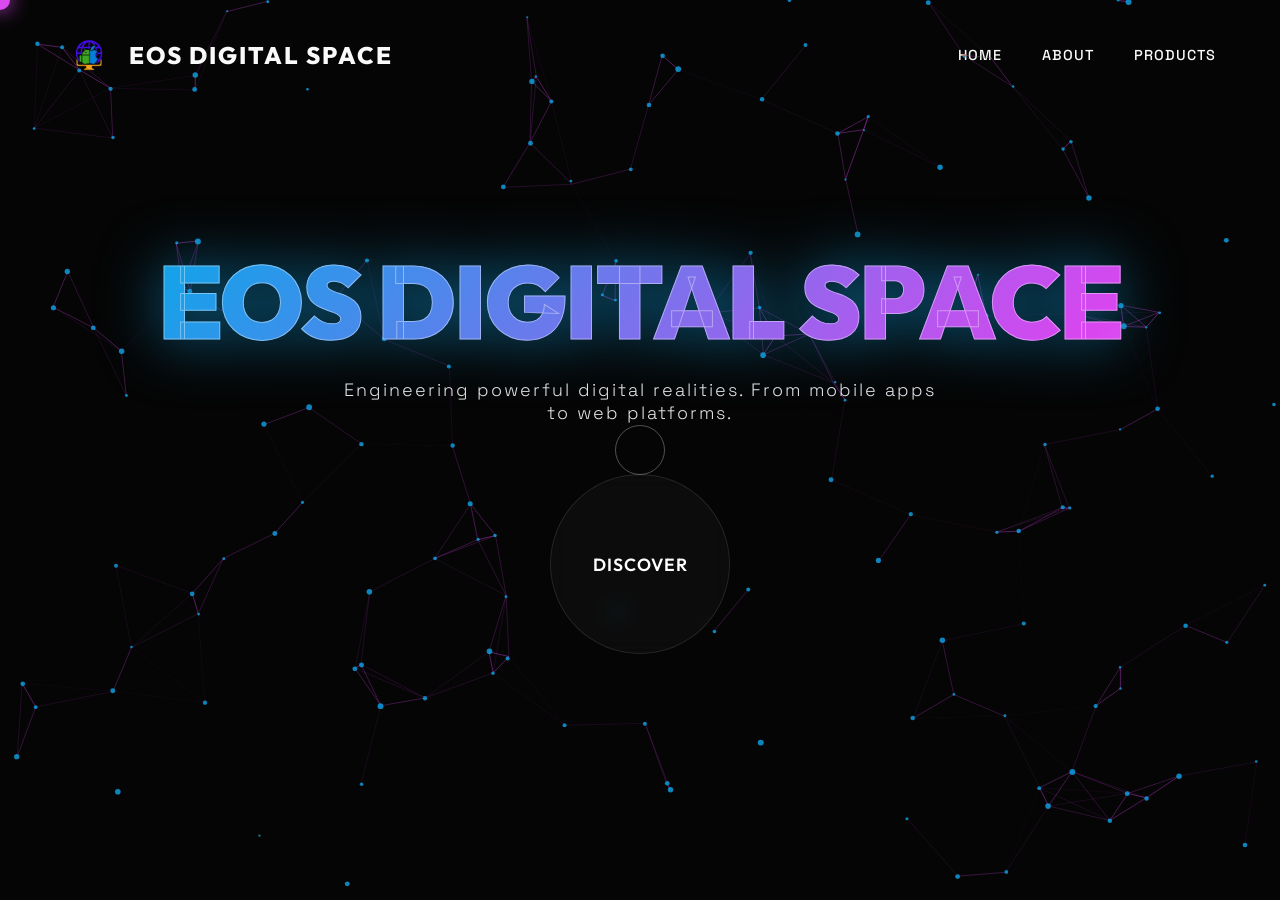
<file: index.html>
<!DOCTYPE html>
<html lang="en">

<head>
  <meta charset="UTF-8">
  <meta name="viewport" content="width=device-width, initial-scale=1.0">
  <title>EOS Digital Space | Custom Software, Web & Mobile App Development</title>

  <!-- Primary SEO Meta Tags -->
  <meta name="description" content="EOS Digital Space (eosdigitalspace.in) provides cutting-edge custom software development, web applications, Flutter mobile apps, WebGL 3D experiences, and IT services. Explore our digital software suite.">
  <meta name="keywords" content="EOS Digital Space, eosdigitalspace.in, Software Development Company, Web Application Development, Mobile App Development, UI UX Design, IT Services, WebGL Experience, Flutter Apps, SaaS Development India">
  <meta name="author" content="EOS Digital Space">
  <meta name="robots" content="index, follow, max-image-preview:large, max-snippet:-1, max-video-preview:-1">
  <link rel="canonical" href="https://eosdigitalspace.in/">
  <link rel="icon" type="image/x-icon" href="logo.ico">

  <!-- Open Graph / Facebook -->
  <meta property="og:type" content="website">
  <meta property="og:url" content="https://eosdigitalspace.in/">
  <meta property="og:title" content="EOS Digital Space | Custom Software & Web Engineering">
  <meta property="og:description" content="EOS Digital Space delivers high-performance custom software, mobile apps, interactive WebGL experiences, and enterprise IT services. Visit eosdigitalspace.in">
  <meta property="og:image" content="https://eosdigitalspace.in/logo.png">
  <meta property="og:site_name" content="EOS Digital Space">

  <!-- Twitter Card -->
  <meta name="twitter:card" content="summary_large_image">
  <meta name="twitter:url" content="https://eosdigitalspace.in/">
  <meta name="twitter:title" content="EOS Digital Space | Software & Web Engineering">
  <meta name="twitter:description" content="EOS Digital Space delivers custom software development, WebGL interactive experiences, and mobile apps.">
  <meta name="twitter:image" content="https://eosdigitalspace.in/logo.png">

  <!-- Schema.org Structured Data Graph -->
  <script type="application/ld+json">
  {
    "@context": "https://schema.org",
    "@graph": [
      {
        "@type": "Organization",
        "@id": "https://eosdigitalspace.in/#organization",
        "name": "EOS Digital Space",
        "alternateName": ["EOS Digital Space India", "EOS Digital Space Vercel"],
        "url": "https://eosdigitalspace.in/",
        "logo": "https://eosdigitalspace.in/logo.png",
        "description": "EOS Digital Space provides end-to-end software development, web & mobile applications, UI/UX design, and IT services.",
        "sameAs": [
          "https://eosdigitalspace.in"
        ]
      },
      {
        "@type": "WebSite",
        "@id": "https://eosdigitalspace.in/#website",
        "url": "https://eosdigitalspace.in/",
        "name": "EOS Digital Space",
        "description": "Official Website of EOS Digital Space",
        "publisher": {
          "@id": "https://eosdigitalspace.in/#organization"
        }
      },
      {
        "@type": "Service",
        "name": "Custom Software & Web App Development",
        "provider": {
          "@id": "https://eosdigitalspace.in/#organization"
        },
        "serviceType": "Software Engineering, Web Development, Mobile App Development, UI/UX Design",
        "areaServed": "Global"
      },
      {
        "@type": "SoftwareApplication",
        "name": "Nest Communication",
        "operatingSystem": "Windows, Android, macOS, Web",
        "applicationCategory": "CommunicationApplication",
        "offers": {
          "@type": "Offer",
          "price": "0",
          "priceCurrency": "USD"
        }
      }
    ]
  }
  </script>

  <script>
    // Detect if device is mobile
    const isMobile = /Android|webOS|iPhone|iPad|iPod|BlackBerry|IEMobile|Opera Mini/i.test(navigator.userAgent) || navigator.maxTouchPoints > 0;

    // Set max pages: 5 for mobile, 11 for desktop
    const maxPages = isMobile ? 5 : 11;

    // Generate random number
    const randomNumber = Math.floor(Math.random() * maxPages) + 1;

    // Redirect based on random number
    switch (randomNumber) {
      case 1:
        window.location.href = "index1.html";
        break;
      case 2:
        window.location.href = "index2.html";
        break;
      case 3:
        window.location.href = "index3.html";
        break;
      case 4:
        window.location.href = "index4.html";
        break;
      case 5:
        window.location.href = "index5.html";
        break;
      case 6:
        window.location.href = "index6.html";
        break;
      case 7:
        window.location.href = "index7.html";
        break;
      case 8:
        window.location.href = "index8.html";
        break;
      case 9:
        window.location.href = "index9.html";
        break;
      case 10:
        window.location.href = "index10.html";
        break;
      default:
        window.location.href = "index11.html";
        break;
    }
  </script>
</head>

<body>
  <header style="background:#09090b; color:#fff; padding:1.5rem 5%; display:flex; justify-content:space-between; align-items:center;">
    <div style="display:flex; align-items:center; gap:12px;">
      <img src="logo.png" alt="EOS Digital Space Logo" style="height:45px;" />
      <span style="font-size:1.5rem; font-weight:bold;">EOS Digital Space</span>
    </div>
  </header>

  <main id="seo-landing" style="font-family: system-ui, -apple-system, sans-serif; padding: 2rem; max-width: 900px; margin: 0 auto; color:#18181b;">
    <h1>EOS Digital Space (eosdigitalspace.in)</h1>
    <p>Welcome to <strong>EOS Digital Space</strong> — your premier software development company specializing in custom software engineering, web applications, Flutter mobile apps, interactive 3D WebGL experiences, and cloud IT operations.</p>
    
    <h2>Our Core Services</h2>
    <ul>
      <li><strong>Custom Web Development</strong>: High-performance React, Three.js, and static websites.</li>
      <li><strong>Mobile Application Engineering</strong>: Cross-platform Flutter apps for iOS & Android.</li>
      <li><strong>UI/UX Design & Branding</strong>: Breathtaking interfaces and brand design systems.</li>
      <li><strong>Software & Cloud Maintenance</strong>: 24/7 technical support, infrastructure scaling & database operations.</li>
    </ul>

    <h2>Proprietary Inventions & Products</h2>
    <ul>
      <li><strong>Nest Communication</strong>: Multi-platform video communication suite (Windows EXE, Android APK, macOS DMG, Web).</li>
      <li><strong>LeaseVault</strong>: Secure asset and lease management solution.</li>
    </ul>

    <h2>Explore EOS Digital Space Portfolios & Showcases</h2>
    <nav aria-label="Main Pages Navigation">
      <ul style="line-height: 2;">
        <li><a href="index1.html">EOS Digital Space Main Software Showcase</a></li>
        <li><a href="index2.html">EOS Digital Space Interactive Portfolio</a></li>
        <li><a href="index3.html">EOS Digital Space Tech Stack & Solutions</a></li>
        <li><a href="index4.html">EOS Digital Space Horizontal 3D Experience</a></li>
        <li><a href="index5.html">EOS Digital Space Minimalist Hub</a></li>
        <li><a href="index6.html">EOS Digital Space Cyber Ecosystem & Terminal</a></li>
        <li><a href="index7.html">EOS Digital Space Cyber Voyage & 3D Environment</a></li>
        <li><a href="index8.html">EOS Digital Space Immersive Parallax City</a></li>
        <li><a href="index9.html">EOS Digital Space OS Console & Command Center</a></li>
        <li><a href="index10.html">EOS Digital Space 3D Arcade Experience</a></li>
        <li><a href="index11.html">EOS Digital Space Interactive WebGL Showcase</a></li>
        <li><a href="index12.html">EOS Digital Space Festive Digital Frontiers</a></li>
      </ul>
    </nav>
  </main>
  <!--Start of Tawk.to Script-->
  <script type="text/javascript">
  var Tawk_API=Tawk_API||{}, Tawk_LoadStart=new Date();
  (function(){
  var s1=document.createElement("script"),s0=document.getElementsByTagName("script")[0];
  s1.async=true;
  s1.src='https://embed.tawk.to/6a81b30fffd6811d48495ff1/1k05a6trm';
  s1.charset='UTF-8';
  s1.setAttribute('crossorigin','*');
  s0.parentNode.insertBefore(s1,s0);
  })();
  </script>
  <!--End of Tawk.to Script-->
</body>

</html>
</file>
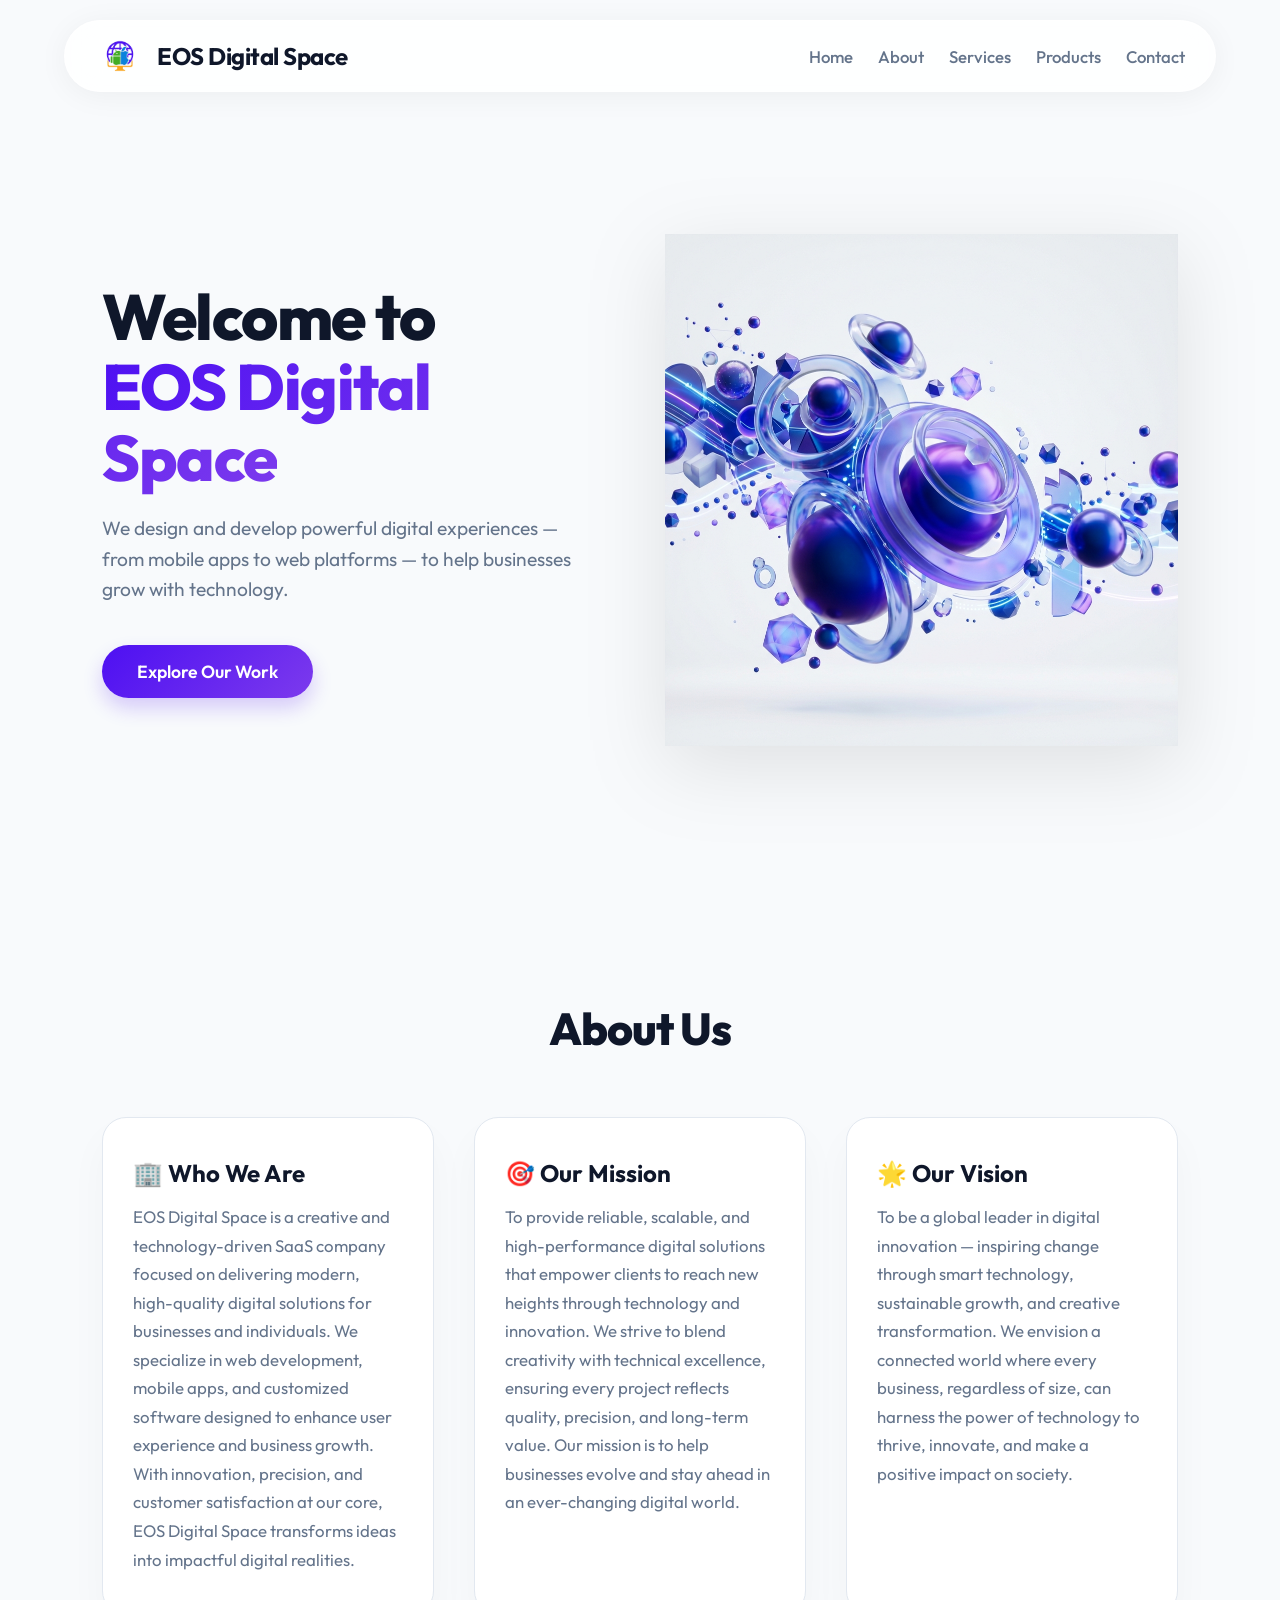
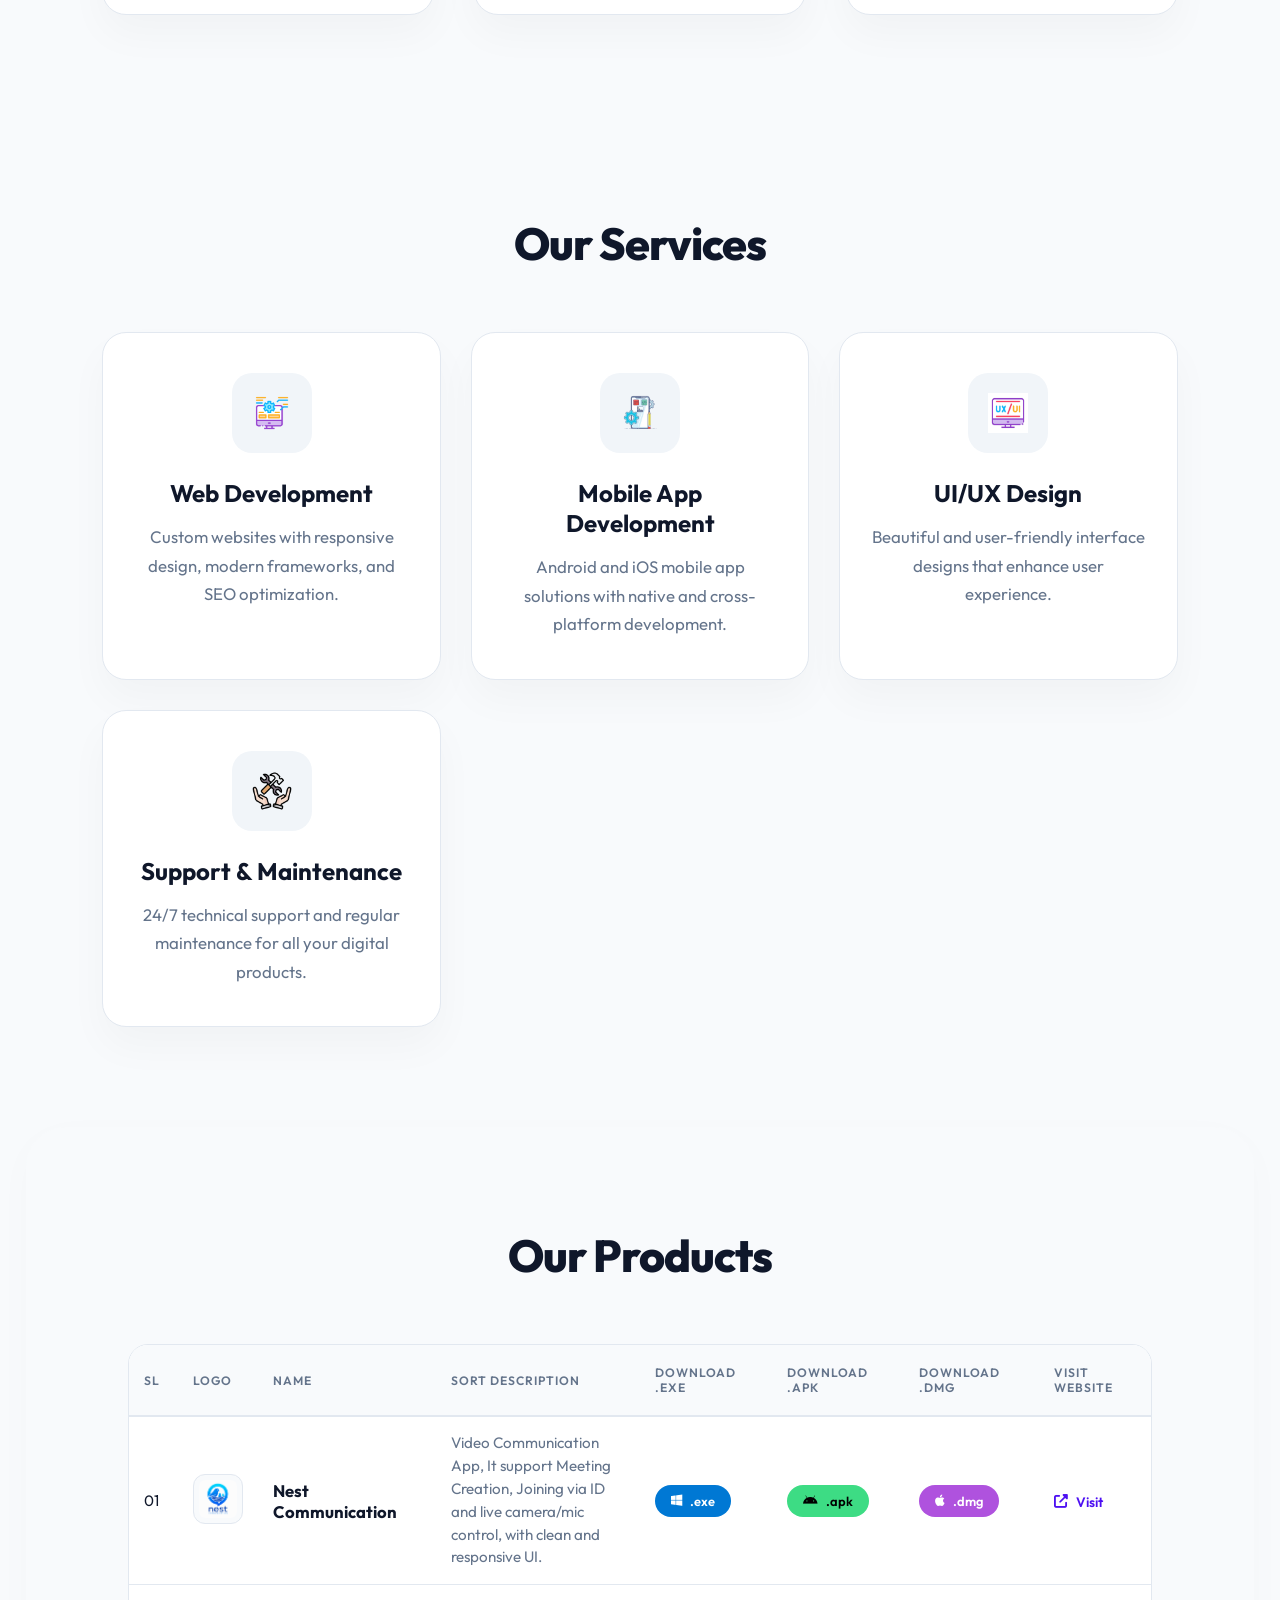
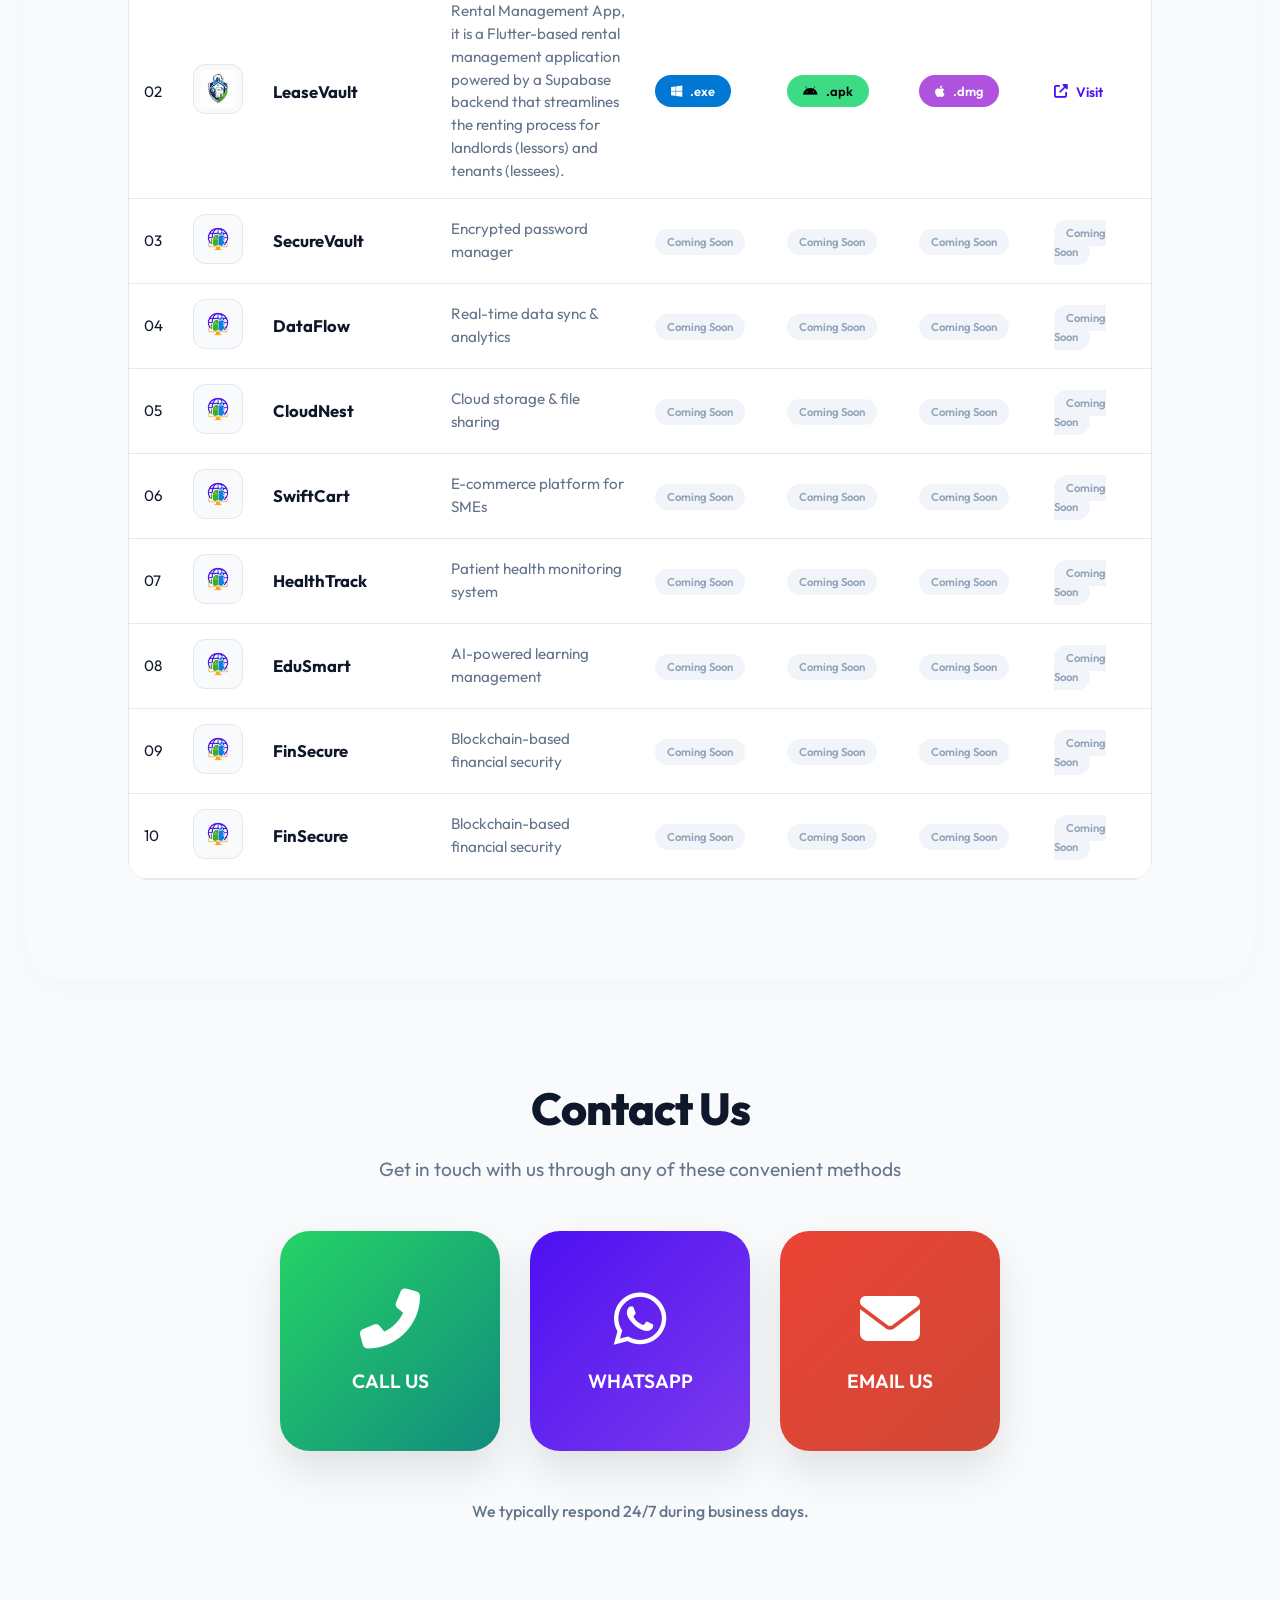
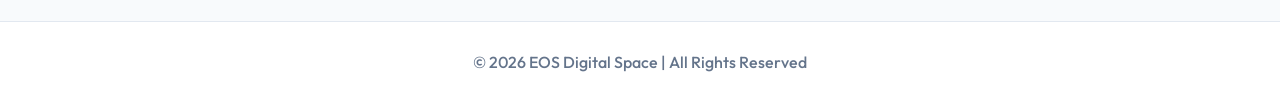
<file: index1.html>
<!DOCTYPE html>
<html lang="en">

<head>
  <script>
    if (window.history && window.history.replaceState) {
      window.history.replaceState(null, "", "/");
    }
  </script>

  <meta charset="UTF-8" />
  <meta name="viewport" content="width=device-width, initial-scale=1.0" />
  <title>EOS Digital Space | Custom Software, Web & App Development</title>
  <meta name="description" content="EOS Digital Space provides cutting-edge custom software development, web applications, mobile apps, and IT services." />
  <meta name="keywords" content="EOS Digital Space, eosdigitalspace.in, software development, web app, mobile app, IT services" />
  <meta name="robots" content="index, follow" />
  <link rel="canonical" href="https://eosdigitalspace.in/index1.html" />

  <!-- Open Graph -->
  <meta property="og:type" content="website" />
  <meta property="og:url" content="https://eosdigitalspace.in/index1.html" />
  <meta property="og:title" content="EOS Digital Space | Custom Software & App Engineering" />
  <meta property="og:description" content="EOS Digital Space delivers high-performance custom software, mobile apps, and IT solutions." />
  <meta property="og:image" content="https://eosdigitalspace.in/logo.png" />

  <link rel="icon" type="image/x-icon" href="logo.ico" />
  <link rel="stylesheet" href="https://cdnjs.cloudflare.com/ajax/libs/font-awesome/6.4.0/css/all.min.css" />
  <link href="https://fonts.googleapis.com/css2?family=Outfit:wght@300;400;500;600;700;800&display=swap"
    rel="stylesheet" />

  <style>
    :root {
      --primary: #4d10f2;
      --primary-light: #7c3aed;
      --primary-gradient: linear-gradient(135deg, #4d10f2, #7c3aed);
      --bg-color: #f8fafc;
      --text-main: #0f172a;
      --text-muted: #64748b;
      --card-bg: #ffffff;
      --border-color: #e2e8f0;
    }

    :target {
      scroll-margin-top: 100px;
    }

    * {
      margin: 0;
      padding: 0;
      box-sizing: border-box;
      font-family: 'Outfit', sans-serif;
      user-select: none;
    }

    body {
      background-color: var(--bg-color);
      color: var(--text-main);
      overflow-x: hidden;
      scroll-behavior: smooth;
    }

    body::-webkit-scrollbar {
      display: none;
    }

    body {
      -ms-overflow-style: none;
      scrollbar-width: none;
    }

    html {
      overflow-x: hidden;
    }

    img {
      -webkit-user-drag: none;
      pointer-events: none;
    }

    /* Floating Pill Navbar */
    header {
      position: fixed;
      top: 20px;
      left: 50%;
      transform: translateX(-50%);
      width: 90%;
      max-width: 1200px;
      background: rgba(255, 255, 255, 0.85);
      backdrop-filter: blur(16px);
      -webkit-backdrop-filter: blur(16px);
      box-shadow: 0 4px 30px rgba(0, 0, 0, 0.05);
      border: 1px solid rgba(255, 255, 255, 0.5);
      border-radius: 50px;
      padding: 10px 30px;
      display: flex;
      justify-content: space-between;
      align-items: center;
      z-index: 1000;
      transition: all 0.4s ease;
    }

    .logo-container {
      display: flex;
      align-items: center;
    }

    header h1 {
      font-size: 1.5em;
      color: var(--text-main);
      font-weight: 700;
      letter-spacing: -0.5px;
    }

    header img {
      height: 50px;
      margin-right: 12px;
    }

    nav {
      display: flex;
      align-items: center;
      gap: 25px;
    }

    nav a {
      text-decoration: none;
      color: var(--text-muted);
      font-weight: 500;
      transition: color 0.3s;
      font-size: 1.05em;
    }

    nav a:hover {
      color: var(--primary);
    }

    /* Animations */
    .fade-up {
      opacity: 0;
      transform: translateY(40px);
      transition: opacity 0.8s ease, transform 0.8s cubic-bezier(0.2, 0.8, 0.2, 1);
    }

    .fade-up.animated {
      opacity: 1;
      transform: translateY(0);
    }

    /* Hero Section (Split Screen) */
    #home {
      min-height: 100vh;
      display: grid;
      grid-template-columns: 1fr 1fr;
      align-items: center;
      padding: 120px 8% 40px;
      gap: 50px;
      position: relative;
    }

    .hero-content {
      display: flex;
      flex-direction: column;
      align-items: flex-start;
      text-align: left;
      z-index: 2;
    }

    #home h1 {
      font-size: 4em;
      line-height: 1.1;
      font-weight: 800;
      margin-bottom: 20px;
      color: var(--text-main);
      letter-spacing: -1.5px;
    }

    #home h1 span {
      background: var(--primary-gradient);
      -webkit-background-clip: text;
      -webkit-text-fill-color: transparent;
    }

    #home p {
      font-size: 1.2em;
      color: var(--text-muted);
      margin-bottom: 40px;
      max-width: 500px;
      line-height: 1.6;
    }

    .home-btn {
      background: var(--primary-gradient);
      color: white;
      padding: 15px 35px;
      border-radius: 50px;
      font-weight: 600;
      font-size: 1.1em;
      text-decoration: none;
      box-shadow: 0 10px 20px rgba(77, 16, 242, 0.2);
      transition: all 0.3s ease;
    }

    .home-btn:hover {
      transform: translateY(-5px);
      box-shadow: 0 15px 30px rgba(77, 16, 242, 0.3);
    }

    .hero-image-wrapper {
      position: relative;
      width: 100%;
      height: 600px;
      display: flex;
      justify-content: center;
      align-items: center;
    }

    .hero-image-wrapper img {
      width: 100%;
      height: 100%;
      object-fit: contain;
      filter: drop-shadow(0 20px 40px rgba(0, 0, 0, 0.1));
      animation: float 6s ease-in-out infinite;
    }

    @keyframes float {
      0% {
        transform: translateY(0px);
      }

      50% {
        transform: translateY(-20px);
      }

      100% {
        transform: translateY(0px);
      }
    }

    /* Sections Shared */
    section:not(#home) {
      padding: 100px 8%;
      background: var(--bg-color);
    }

    .section-title {
      font-size: 2.8em;
      font-weight: 800;
      text-align: center;
      margin-bottom: 60px;
      color: var(--text-main);
      letter-spacing: -1px;
    }

    /* About Section */
    .about-content {
      display: grid;
      grid-template-columns: repeat(auto-fit, minmax(300px, 1fr));
      gap: 40px;
    }

    .white-card {
      background: var(--card-bg);
      border-radius: 24px;
      padding: 40px 30px;
      box-shadow: 0 20px 40px rgba(0, 0, 0, 0.03);
      border: 1px solid var(--border-color);
      transition: all 0.4s cubic-bezier(0.175, 0.885, 0.32, 1.275);
      position: relative;
      overflow: hidden;
    }

    .white-card::before {
      content: '';
      position: absolute;
      top: 0;
      left: 0;
      right: 0;
      height: 4px;
      background: var(--primary-gradient);
      transform: scaleX(0);
      transform-origin: left;
      transition: transform 0.4s ease;
    }

    .white-card:hover {
      transform: translateY(-10px);
      box-shadow: 0 30px 60px rgba(77, 16, 242, 0.08);
      border-color: transparent;
    }

    .white-card:hover::before {
      transform: scaleX(1);
    }

    .white-card h3 {
      font-size: 1.5em;
      color: var(--text-main);
      margin-bottom: 15px;
      font-weight: 700;
    }

    .white-card p {
      color: var(--text-muted);
      line-height: 1.7;
      font-size: 1.05em;
    }

    /* Services Section */
    .services-container {
      display: grid;
      grid-template-columns: repeat(auto-fit, minmax(250px, 1fr));
      gap: 30px;
    }

    .service-card {
      text-align: center;
    }

    .service-card .icon-wrapper {
      width: 80px;
      height: 80px;
      background: #f1f5f9;
      border-radius: 20px;
      display: flex;
      justify-content: center;
      align-items: center;
      margin: 0 auto 25px;
      transition: all 0.4s ease;
    }

    .service-card:hover .icon-wrapper {
      background: var(--primary);
    }

    .service-card:hover .icon-wrapper img {
      filter: brightness(0) invert(1);
    }

    .service-card .icon-wrapper img {
      width: 40px;
      height: 40px;
      object-fit: contain;
      transition: all 0.4s ease;
    }

    /* Products Section */
    #products {
      background: #ffffff;
      border-radius: 40px;
      margin: 0 2%;
      padding: 100px 4%;
      box-shadow: 0 10px 40px rgba(0, 0, 0, 0.02);
    }

    .product-table-wrap {
      overflow-x: auto;
      border-radius: 20px;
      border: 1px solid var(--border-color);
    }

    .product-table {
      width: 100%;
      min-width: 1000px;
      border-collapse: collapse;
      font-size: 0.95em;
      background: var(--card-bg);
    }

    .product-table thead {
      background: #f8fafc;
      border-bottom: 2px solid var(--border-color);
    }

    .product-table th {
      padding: 20px 15px;
      text-align: left;
      font-weight: 600;
      color: var(--text-muted);
      text-transform: uppercase;
      letter-spacing: 1px;
      font-size: 0.8em;
    }

    .product-table td {
      padding: 15px;
      border-bottom: 1px solid var(--border-color);
      vertical-align: middle;
      color: var(--text-main);
    }

    .product-table tr:hover {
      background: #f1f5f9;
    }

    .product-table .logo-cell img {
      width: 50px;
      height: 50px;
      border-radius: 12px;
      object-fit: contain;
      background: #f8fafc;
      padding: 5px;
      border: 1px solid var(--border-color);
    }

    .product-table .name-cell {
      font-weight: 700;
      font-size: 1.1em;
    }

    .product-table .desc-cell {
      color: var(--text-muted);
      max-width: 250px;
      line-height: 1.5;
    }

    .dl-btn {
      display: inline-flex;
      align-items: center;
      gap: 8px;
      padding: 8px 16px;
      border-radius: 50px;
      font-size: 0.85em;
      font-weight: 600;
      text-decoration: none;
      color: white;
      transition: all 0.3s ease;
    }

    .dl-btn:hover {
      transform: translateY(-2px);
      box-shadow: 0 5px 15px rgba(0, 0, 0, 0.1);
    }

    .dl-btn.exe {
      background: #0078d4;
    }

    .dl-btn.apk {
      background: #3ddc84;
      color: #000;
    }

    .dl-btn.dmg {
      background: #af52de;
    }

    .visit-link {
      display: inline-flex;
      align-items: center;
      gap: 8px;
      color: var(--primary);
      text-decoration: none;
      font-weight: 600;
      font-size: 0.9em;
      transition: color 0.3s;
    }

    .visit-link:hover {
      color: var(--primary-light);
    }

    .coming-soon-tag {
      font-size: 0.75em;
      font-weight: 600;
      color: #94a3b8;
      background: #f1f5f9;
      padding: 6px 12px;
      border-radius: 20px;
    }

    /* Contact Section */
    .contact-subtitle {
      text-align: center;
      font-size: 1.2em;
      color: var(--text-muted);
      margin-bottom: 50px;
      margin-top: -40px;
    }

    .contact-buttons {
      display: flex;
      justify-content: center;
      flex-wrap: wrap;
      gap: 30px;
    }

    .contact-btn {
      display: flex;
      flex-direction: column;
      align-items: center;
      justify-content: center;
      width: 220px;
      height: 220px;
      border-radius: 30px;
      text-decoration: none;
      color: white;
      font-weight: 600;
      font-size: 1.2em;
      transition: all 0.4s ease;
      box-shadow: 0 20px 40px rgba(0, 0, 0, 0.1);
    }

    .contact-btn i {
      font-size: 60px;
      margin-bottom: 20px;
    }

    .contact-btn.call {
      background: linear-gradient(135deg, #25D366, #128C7E);
    }

    .contact-btn.whatsapp {
      background: var(--primary-gradient);
    }

    .contact-btn.email {
      background: linear-gradient(135deg, #EA4335, #D14836);
    }

    .contact-btn:hover {
      transform: translateY(-15px);
      box-shadow: 0 30px 50px rgba(0, 0, 0, 0.15);
    }

    .response-message {
      text-align: center;
      margin-top: 50px;
      color: var(--text-muted);
      font-weight: 500;
    }

    /* Footer */
    footer {
      text-align: center;
      padding: 30px;
      color: var(--text-muted);
      font-weight: 500;
      background: var(--card-bg);
      border-top: 1px solid var(--border-color);
    }

    /* Responsive */
    @media (max-width: 992px) {
      #home {
        grid-template-columns: 1fr;
        text-align: center;
        padding-top: 150px;
      }

      .hero-content {
        align-items: center;
      }

      #home p {
        margin: 0 auto 40px;
      }

      .hero-image-wrapper {
        height: 400px;
      }
    }

    @media (max-width: 768px) {
      header {
        width: 95%;
        padding: 10px 20px;
        flex-direction: column;
        border-radius: 25px;
      }

      nav {
        margin-top: 15px;
        flex-wrap: wrap;
        justify-content: center;
        gap: 15px;
      }

      #home h1 {
        font-size: 2.8em;
      }

      .section-title {
        font-size: 2.2em;
      }

      .contact-btn {
        width: 100%;
        max-width: 280px;
        height: 180px;
      }
    }
  </style>
</head>

<body>
  <!-- Floating Navbar -->
  <header>
    <div class="logo-container">
      <img src="logo.png" alt="EOS Digital Space Logo" />
      <h1>EOS Digital Space</h1>
    </div>
    <nav>
      <a href="#home">Home</a>
      <a href="#about">About</a>
      <a href="#services">Services</a>
      <a href="#products">Products</a>
      <a href="#contact">Contact</a>
    </nav>
  </header>

  <!-- Split Screen Hero -->
  <section id="home">
    <div class="hero-content fade-up">
      <h1>Welcome to<br><span>EOS Digital Space</span></h1>
      <p>We design and develop powerful digital experiences — from mobile apps to web platforms — to help businesses
        grow with technology.</p>
      <a href="#services" class="home-btn">Explore Our Work</a>
    </div>
    <div class="hero-image-wrapper fade-up">
      <img src="hero-bg.png" alt="Hero 3D Tech Illustration" />
    </div>
  </section>

  <!-- About -->
  <section id="about">
    <h2 class="section-title fade-up">About Us</h2>
    <div class="about-content">
      <div class="white-card fade-up">
        <h3>🏢 Who We Are</h3>
        <p>EOS Digital Space is a creative and technology-driven SaaS company focused on delivering modern,
          high-quality digital solutions for businesses and individuals. We specialize in web development, mobile apps,
          and customized software designed to enhance user experience and business growth. With innovation, precision,
          and customer satisfaction at our core, EOS Digital Space transforms ideas into impactful digital realities.</p>
      </div>
      <div class="white-card fade-up">
        <h3>🎯 Our Mission</h3>
        <p>To provide reliable, scalable, and high-performance digital solutions that empower clients to reach new
          heights through technology and innovation. We strive to blend creativity with technical excellence, ensuring
          every project reflects quality, precision, and long-term value. Our mission is to help businesses evolve and
          stay ahead in an ever-changing digital world.</p>
      </div>
      <div class="white-card fade-up">
        <h3>🌟 Our Vision</h3>
        <p>To be a global leader in digital innovation — inspiring change through smart technology, sustainable growth,
          and creative transformation. We envision a connected world where every business, regardless of size, can
          harness the power of technology to thrive, innovate, and make a positive impact on society.</p>
      </div>
    </div>
  </section>

  <!-- Services -->
  <section id="services">
    <h2 class="section-title fade-up">Our Services</h2>
    <div class="services-container">
      <div class="white-card service-card fade-up">
        <div class="icon-wrapper">
          <img src="www.png" alt="Web Development">
        </div>
        <h3>Web Development</h3>
        <p>Custom websites with responsive design, modern frameworks, and SEO optimization.</p>
      </div>
      <div class="white-card service-card fade-up">
        <div class="icon-wrapper">
          <img src="appDev.png" alt="Mobile App Development">
        </div>
        <h3>Mobile App Development</h3>
        <p>Android and iOS mobile app solutions with native and cross-platform development.</p>
      </div>
      <div class="white-card service-card fade-up">
        <div class="icon-wrapper">
          <img src="ux-ui.jpg" alt="UI/UX Design">
        </div>
        <h3>UI/UX Design</h3>
        <p>Beautiful and user-friendly interface designs that enhance user experience.</p>
      </div>
      <div class="white-card service-card fade-up">
        <div class="icon-wrapper">
          <img src="Support___Maintenance.png" alt="Support & Maintenance">
        </div>
        <h3>Support & Maintenance</h3>
        <p>24/7 technical support and regular maintenance for all your digital products.</p>
      </div>
    </div>
  </section>

  <!-- Products -->
  <section id="products" class="fade-up">
    <h2 class="section-title">Our Products</h2>
    <div class="product-table-wrap">
      <table class="product-table">
        <thead>
          <tr>
            <th>SL</th>
            <th>Logo</th>
            <th>Name</th>
            <th>Sort Description</th>
            <th>Download .exe</th>
            <th>Download .apk</th>
            <th>Download .dmg</th>
            <th>Visit Website</th>
          </tr>
        </thead>
        <tbody>
          <tr>
            <td>01</td>
            <td class="logo-cell"><img src="nestlogo.png" alt="Nest Communication" /></td>
            <td class="name-cell">Nest Communication</td>
            <td class="desc-cell">Video Communication App, It support Meeting Creation, Joining via ID and live
              camera/mic control, with clean and responsive UI.</td>
            <td><a
                href="https://github.com/jayantadutta-code/nestEXEfile/releases/download/v2.1.0/nest_communication.zip"
                class="dl-btn exe"><i class="fab fa-windows"></i> .exe</a></td>
            <td><a href="https://github.com/jayantadutta-code/nestAPKfile/releases/download/v2.1.0/app-release.apk"
                class="dl-btn apk" target="_blank"><i class="fab fa-android"></i> .apk</a></td>
            <td><a
                href="https://github.com/jayantadutta-code/nestDMGfile/releases/download/v2.1.0/Nest.Communication.app.zip"
                class="dl-btn dmg" target="_blank"><i class="fa-brands fa-apple"></i> .dmg</a></td>
            <td><a href="https://nestcommunication.vercel.app/" class="visit-link" target="_blank"><i
                  class="fas fa-external-link-alt"></i> Visit</a></td>
          </tr>
          <tr>
            <td>02</td>
            <td class="logo-cell"><img src="LeaseVault.png" alt="LeaseVault" /></td>
            <td class="name-cell">LeaseVault</td>
            <td class="desc-cell">Rental Management App, it is a Flutter-based rental management application powered by
              a Supabase backend that streamlines the renting process for landlords (lessors) and tenants (lessees).
            </td>
            <td><a href="https://github.com/jayantadutta-code/LeaseVaultEXE/releases/download/v1.0.0/LeaseVault.zip"
                class="dl-btn exe"><i class="fab fa-windows"></i> .exe</a></td>
            <td><a href="https://github.com/jayantadutta-code/LeaseVaultAPK/releases/download/v1.0.0/app-release.apk"
                class="dl-btn apk" target="_blank"><i class="fab fa-android"></i> .apk</a></td>
            <td><a href="https://github.com/jayantadutta-code/LeaseVaultDMG/releases/download/v1.0.0/LeaseVault.app.zip"
                class="dl-btn dmg" target="_blank"><i class="fa-brands fa-apple"></i> .dmg</a></td>

            <td><a href="https://leasevaultweb.netlify.app" class="visit-link" target="_blank"><i
                  class="fas fa-external-link-alt"></i> Visit</a></td>
          </tr>
          <tr>
            <td>03</td>
            <td class="logo-cell"><img src="logo.png" alt="SecureVault" /></td>
            <td class="name-cell">SecureVault</td>
            <td class="desc-cell">Encrypted password manager</td>
            <td><span class="coming-soon-tag">Coming Soon</span></td>
            <td><span class="coming-soon-tag">Coming Soon</span></td>
            <td><span class="coming-soon-tag">Coming Soon</span></td>
            <td><span class="coming-soon-tag">Coming Soon</span></td>
          </tr>
          <tr>
            <td>04</td>
            <td class="logo-cell"><img src="logo.png" alt="DataFlow" /></td>
            <td class="name-cell">DataFlow</td>
            <td class="desc-cell">Real-time data sync &amp; analytics</td>
            <td><span class="coming-soon-tag">Coming Soon</span></td>
            <td><span class="coming-soon-tag">Coming Soon</span></td>
            <td><span class="coming-soon-tag">Coming Soon</span></td>
            <td><span class="coming-soon-tag">Coming Soon</span></td>
          </tr>
          <tr>
            <td>05</td>
            <td class="logo-cell"><img src="logo.png" alt="CloudNest" /></td>
            <td class="name-cell">CloudNest</td>
            <td class="desc-cell">Cloud storage &amp; file sharing</td>
            <td><span class="coming-soon-tag">Coming Soon</span></td>
            <td><span class="coming-soon-tag">Coming Soon</span></td>
            <td><span class="coming-soon-tag">Coming Soon</span></td>
            <td><span class="coming-soon-tag">Coming Soon</span></td>
          </tr>
          <tr>
            <td>06</td>
            <td class="logo-cell"><img src="logo.png" alt="SwiftCart" /></td>
            <td class="name-cell">SwiftCart</td>
            <td class="desc-cell">E-commerce platform for SMEs</td>
            <td><span class="coming-soon-tag">Coming Soon</span></td>
            <td><span class="coming-soon-tag">Coming Soon</span></td>
            <td><span class="coming-soon-tag">Coming Soon</span></td>
            <td><span class="coming-soon-tag">Coming Soon</span></td>
          </tr>
          <tr>
            <td>07</td>
            <td class="logo-cell"><img src="logo.png" alt="HealthTrack" /></td>
            <td class="name-cell">HealthTrack</td>
            <td class="desc-cell">Patient health monitoring system</td>
            <td><span class="coming-soon-tag">Coming Soon</span></td>
            <td><span class="coming-soon-tag">Coming Soon</span></td>
            <td><span class="coming-soon-tag">Coming Soon</span></td>
            <td><span class="coming-soon-tag">Coming Soon</span></td>
          </tr>
          <tr>
            <td>08</td>
            <td class="logo-cell"><img src="logo.png" alt="EduSmart" /></td>
            <td class="name-cell">EduSmart</td>
            <td class="desc-cell">AI-powered learning management</td>
            <td><span class="coming-soon-tag">Coming Soon</span></td>
            <td><span class="coming-soon-tag">Coming Soon</span></td>
            <td><span class="coming-soon-tag">Coming Soon</span></td>
            <td><span class="coming-soon-tag">Coming Soon</span></td>
          </tr>
          <tr>
            <td>09</td>
            <td class="logo-cell"><img src="logo.png" alt="FinSecure" /></td>
            <td class="name-cell">FinSecure</td>
            <td class="desc-cell">Blockchain-based financial security</td>
            <td><span class="coming-soon-tag">Coming Soon</span></td>
            <td><span class="coming-soon-tag">Coming Soon</span></td>
            <td><span class="coming-soon-tag">Coming Soon</span></td>
            <td><span class="coming-soon-tag">Coming Soon</span></td>
          </tr>
          <tr>
            <td>10</td>
            <td class="logo-cell"><img src="logo.png" alt="FinSecure" /></td>
            <td class="name-cell">FinSecure</td>
            <td class="desc-cell">Blockchain-based financial security</td>
            <td><span class="coming-soon-tag">Coming Soon</span></td>
            <td><span class="coming-soon-tag">Coming Soon</span></td>
            <td><span class="coming-soon-tag">Coming Soon</span></td>
            <td><span class="coming-soon-tag">Coming Soon</span></td>
          </tr>
        </tbody>
      </table>
    </div>
  </section>

  <!-- Contact -->
  <section id="contact">
    <h2 class="section-title fade-up">Contact Us</h2>
    <p class="contact-subtitle fade-up">Get in touch with us through any of these convenient methods</p>
    <div class="contact-buttons">
      <a href="tel:+918250227952" class="contact-btn call fade-up">
        <i class="fas fa-phone-alt"></i>
        <span>CALL US</span>
      </a>
      <a href="https://wa.me/918250227952" class="contact-btn whatsapp fade-up">
        <i class="fab fa-whatsapp"></i>
        <span>WHATSAPP</span>
      </a>
      <a href="mailto:contact@eosdigitalspace.in" class="contact-btn email fade-up">
        <i class="fas fa-envelope"></i>
        <span>EMAIL US</span>
      </a>
    </div>
    <p class="response-message fade-up">We typically respond 24/7 during business days.</p>
  </section>

  <footer>
    <p>© 2026 EOS Digital Space | All Rights Reserved</p>
  </footer>

  <script>
    document.addEventListener("DOMContentLoaded", () => {
      // Setup intersection observer for fade-up animations
      const observerOptions = { threshold: 0.15, rootMargin: '0px 0px -50px 0px' };
      const observer = new IntersectionObserver((entries) => {
        entries.forEach(entry => {
          if (entry.isIntersecting) {
            entry.target.classList.add('animated');
          }
        });
      }, observerOptions);

      document.querySelectorAll('.fade-up').forEach(el => observer.observe(el));

      // Smooth scroll for nav links
      document.querySelectorAll('nav a').forEach(anchor => {
        anchor.addEventListener('click', function (e) {
          e.preventDefault();
          const target = document.querySelector(this.getAttribute('href'));
          if (target) {
            target.scrollIntoView({ behavior: 'smooth', block: 'start' });
          }
        });
      });
    });
  </script>
  <!--Start of Tawk.to Script-->
  <script type="text/javascript">
  var Tawk_API=Tawk_API||{}, Tawk_LoadStart=new Date();
  (function(){
  var s1=document.createElement("script"),s0=document.getElementsByTagName("script")[0];
  s1.async=true;
  s1.src='https://embed.tawk.to/6a81b30fffd6811d48495ff1/1k05a6trm';
  s1.charset='UTF-8';
  s1.setAttribute('crossorigin','*');
  s0.parentNode.insertBefore(s1,s0);
  })();
  </script>
  <!--End of Tawk.to Script-->
</body>

</html>
</file>
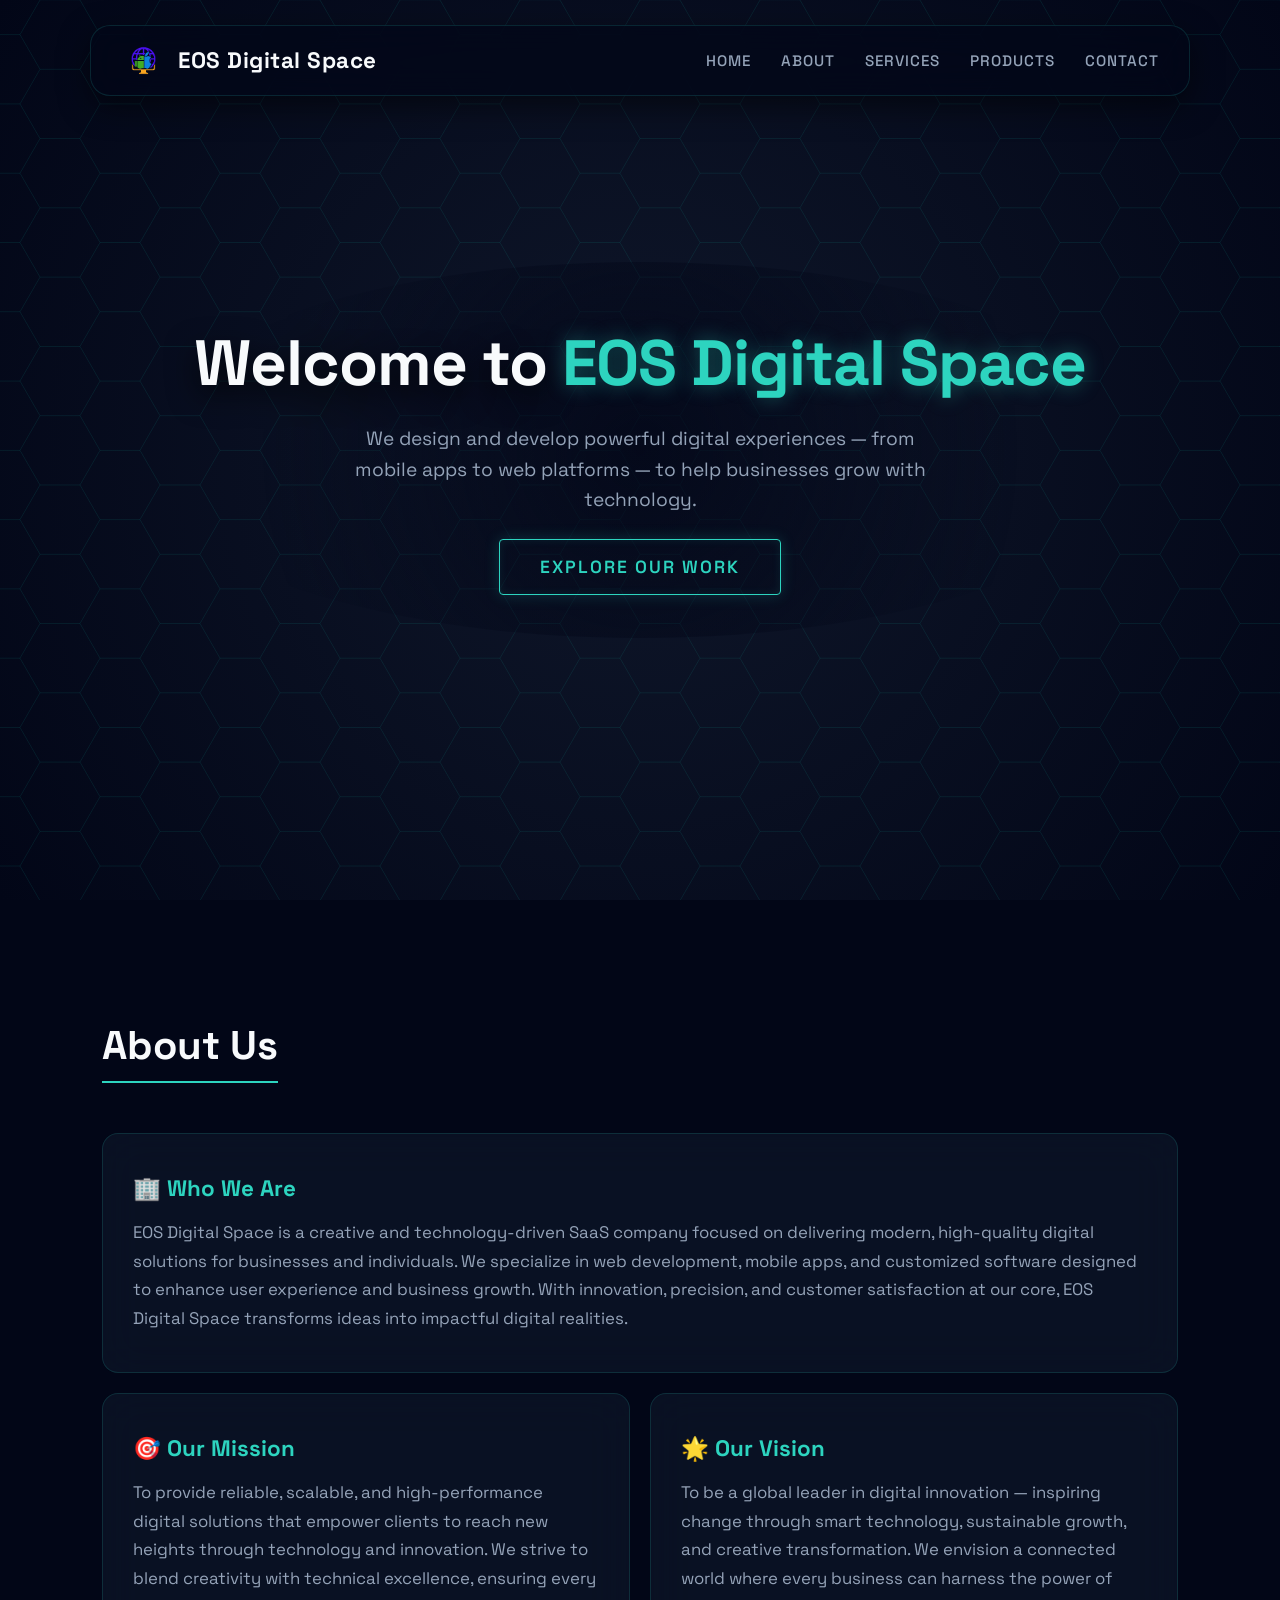
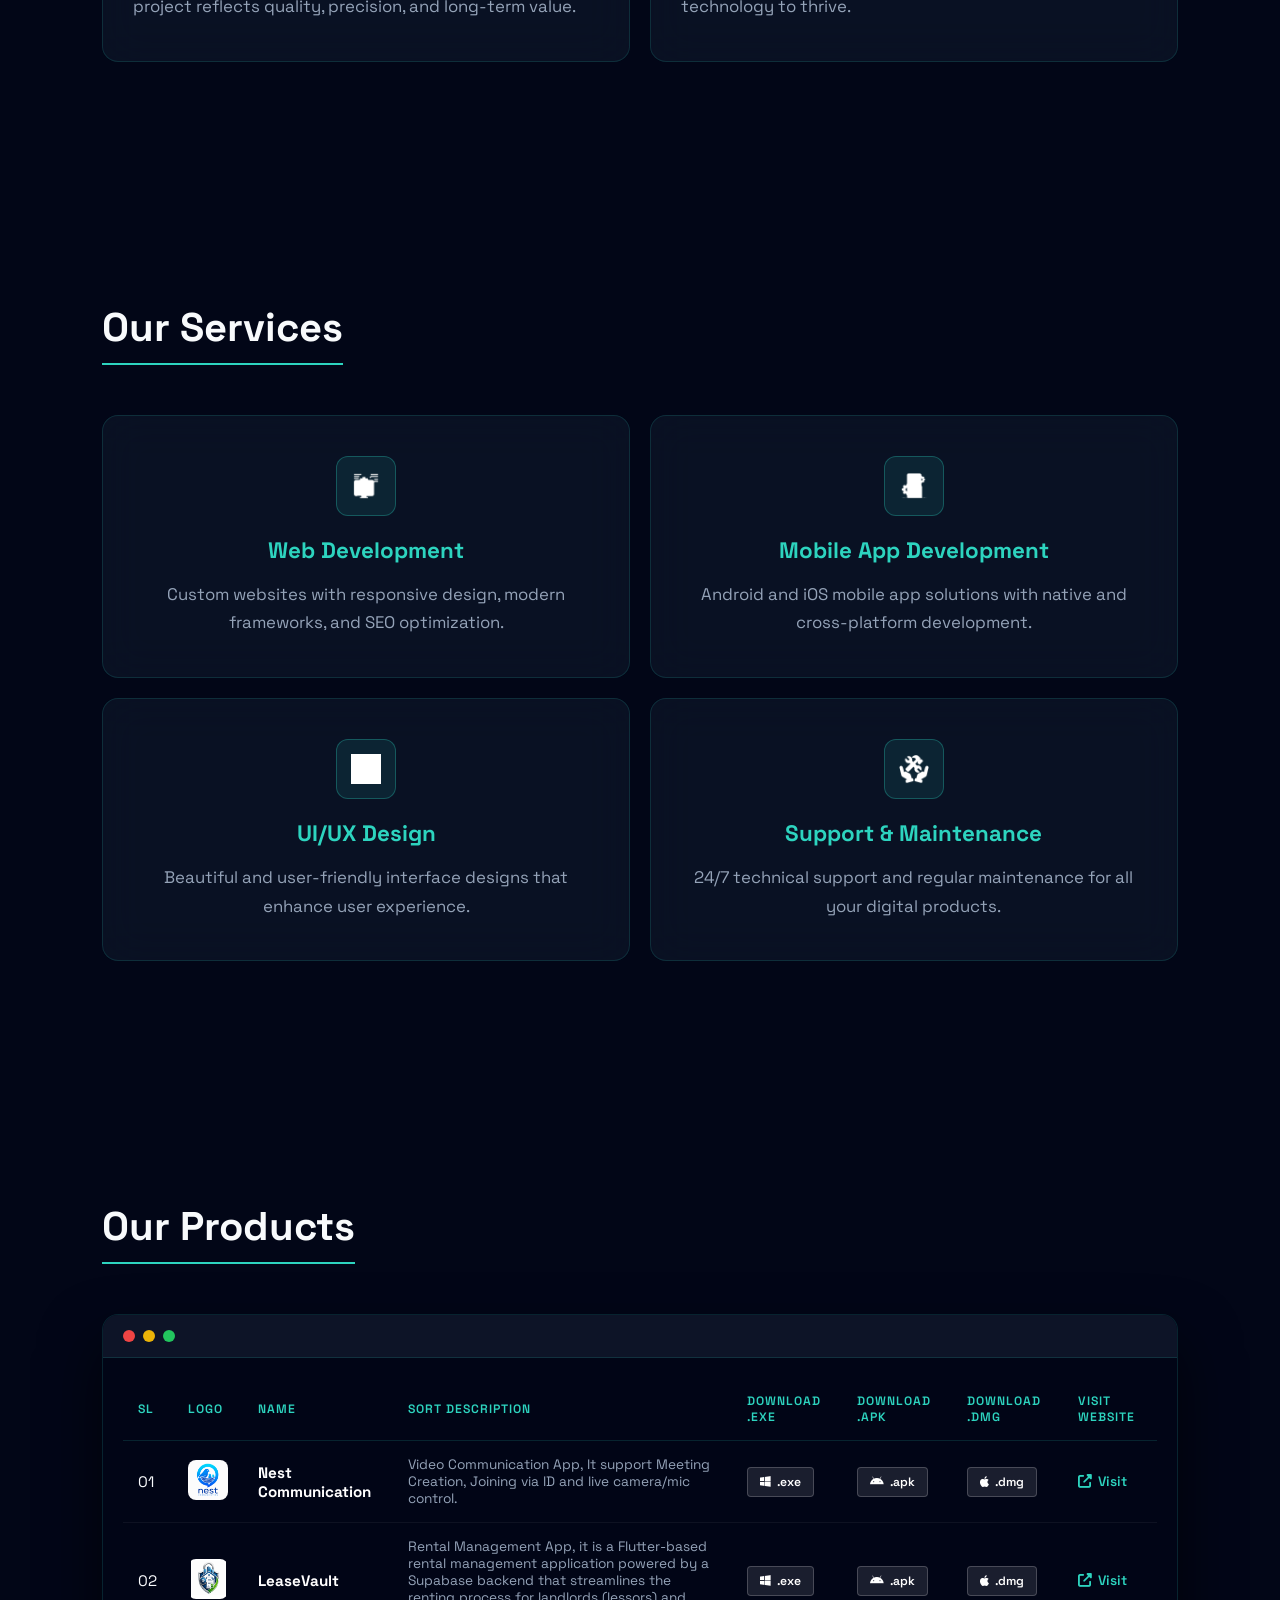
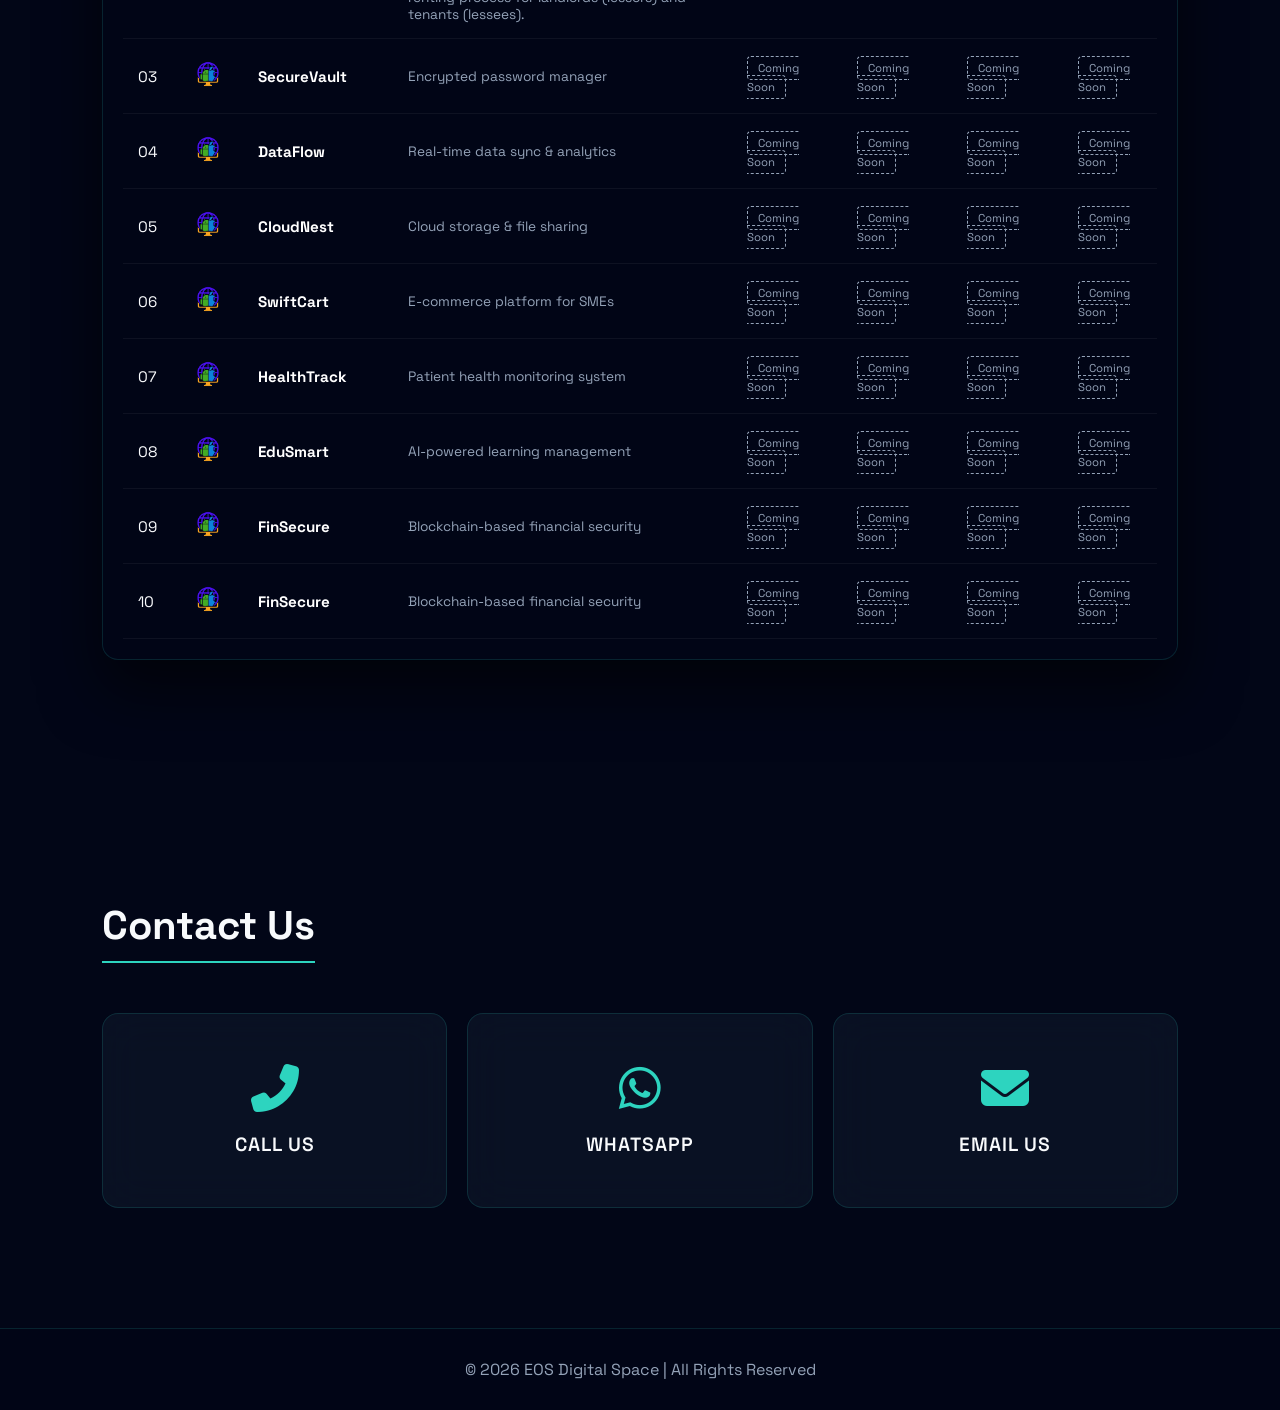
<file: index2.html>
<!DOCTYPE html>
<html lang="en">

<head>
  <script>
    if (window.history && window.history.replaceState) {
      window.history.replaceState(null, "", "/");
    }
  </script>

  <meta charset="UTF-8" />
  <meta name="viewport" content="width=device-width, initial-scale=1.0" />
  <title>EOS Digital Space</title>

  <!-- Favicon -->
  <link rel="icon" type="image/x-icon" href="logo.ico" />

  <!-- Font Awesome -->
  <link rel="stylesheet" href="https://cdnjs.cloudflare.com/ajax/libs/font-awesome/6.4.0/css/all.min.css" />

  <!-- Google Fonts: Space Grotesk for a high-tech feel -->
  <link href="https://fonts.googleapis.com/css2?family=Space+Grotesk:wght@300;400;500;600;700&display=swap"
    rel="stylesheet" />

  <style>
    :root {
      --bg-dark: #020617;
      /* Very dark slate */
      --accent: #2dd4bf;
      /* Neon Teal */
      --accent-dark: #0f766e;
      --card-bg: rgba(15, 23, 42, 0.65);
      --card-border: rgba(45, 212, 191, 0.15);
      --text-main: #f8fafc;
      --text-muted: #94a3b8;
    }

    * {
      margin: 0;
      padding: 0;
      box-sizing: border-box;
      font-family: 'Space Grotesk', sans-serif;
      user-select: none;
    }

    body {
      background-color: var(--bg-dark);
      color: var(--text-main);
      overflow-x: hidden;
      scroll-behavior: smooth;
    }

    body::-webkit-scrollbar {
      display: none;
    }

    body {
      -ms-overflow-style: none;
      scrollbar-width: none;
    }

    html {
      overflow-x: hidden;
    }

    img {
      -webkit-user-drag: none;
      pointer-events: none;
    }

    /* Canvas Background */
    #honeycomb-canvas {
      position: fixed;
      top: 0;
      left: 0;
      width: 100vw;
      height: 100vh;
      z-index: -2;
      background: radial-gradient(circle at center, #0f172a 0%, #020617 100%);
    }

    /* Floating Navbar */
    header {
      position: fixed;
      top: 25px;
      left: 50%;
      transform: translateX(-50%);
      width: 90%;
      max-width: 1100px;
      background: rgba(2, 6, 23, 0.7);
      backdrop-filter: blur(16px);
      -webkit-backdrop-filter: blur(16px);
      box-shadow: 0 10px 30px rgba(0, 0, 0, 0.5);
      border: 1px solid var(--card-border);
      border-radius: 20px;
      padding: 12px 30px;
      display: flex;
      justify-content: space-between;
      align-items: center;
      z-index: 1000;
      transition: all 0.4s ease;
    }

    .logo-container {
      display: flex;
      align-items: center;
    }

    header h1 {
      font-size: 1.4em;
      color: var(--text-main);
      font-weight: 700;
      letter-spacing: 0.5px;
    }

    header img {
      height: 45px;
      margin-right: 12px;
    }

    nav {
      display: flex;
      align-items: center;
      gap: 30px;
    }

    nav a {
      text-decoration: none;
      color: var(--text-muted);
      font-weight: 500;
      transition: all 0.3s;
      font-size: 0.95em;
      text-transform: uppercase;
      letter-spacing: 1px;
    }

    nav a:hover {
      color: var(--accent);
      text-shadow: 0 0 10px rgba(45, 212, 191, 0.5);
    }

    /* Hero Section */
    #home {
      height: 100vh;
      display: flex;
      flex-direction: column;
      justify-content: center;
      align-items: center;
      text-align: center;
      padding: 0 20px;
      position: relative;
    }

    .hero-content {
      background: radial-gradient(circle, rgba(2, 6, 23, 0.8) 0%, transparent 70%);
      padding: 60px;
      border-radius: 50%;
      animation: pulseGlow 4s infinite alternate;
    }

    @keyframes pulseGlow {
      0% {
        box-shadow: 0 0 40px rgba(45, 212, 191, 0.0);
      }

      100% {
        box-shadow: 0 0 80px rgba(45, 212, 191, 0.1);
      }
    }

    #home h1 {
      font-size: 4em;
      font-weight: 700;
      margin-bottom: 20px;
      letter-spacing: -1px;
      text-shadow: 0 10px 30px rgba(0, 0, 0, 0.8);
    }

    #home h1 span {
      color: var(--accent);
      text-shadow: 0 0 20px rgba(45, 212, 191, 0.4);
    }

    #home p {
      font-size: 1.2em;
      max-width: 600px;
      margin: 0 auto 40px;
      color: var(--text-muted);
      line-height: 1.6;
    }

    .home-btn {
      background: transparent;
      color: var(--accent);
      padding: 16px 40px;
      border-radius: 4px;
      font-weight: 600;
      font-size: 1.1em;
      text-decoration: none;
      border: 1px solid var(--accent);
      box-shadow: 0 0 15px rgba(45, 212, 191, 0.2), inset 0 0 10px rgba(45, 212, 191, 0.1);
      transition: all 0.3s ease;
      text-transform: uppercase;
      letter-spacing: 2px;
      position: relative;
      overflow: hidden;
    }

    .home-btn:hover {
      background: var(--accent);
      color: var(--bg-dark);
      box-shadow: 0 0 30px rgba(45, 212, 191, 0.6);
    }

    /* Section Global Styles */
    section:not(#home) {
      padding: 120px 8%;
      position: relative;
    }

    .section-title {
      font-size: 2.5em;
      font-weight: 700;
      color: var(--text-main);
      margin-bottom: 50px;
      display: inline-block;
      border-bottom: 2px solid var(--accent);
      padding-bottom: 10px;
    }

    /* Bento Box Grid System */
    .bento-grid {
      display: grid;
      grid-template-columns: repeat(4, 1fr);
      gap: 20px;
      grid-auto-rows: minmax(180px, auto);
    }

    .bento-item {
      background: var(--card-bg);
      backdrop-filter: blur(20px);
      -webkit-backdrop-filter: blur(20px);
      border: 1px solid var(--card-border);
      border-radius: 16px;
      padding: 40px 30px;
      transition: all 0.4s ease;
      position: relative;
      overflow: hidden;
    }

    .bento-item::before {
      content: '';
      position: absolute;
      top: 0;
      left: 0;
      width: 100%;
      height: 100%;
      background: radial-gradient(circle at top left, rgba(45, 212, 191, 0.1), transparent 50%);
      opacity: 0;
      transition: opacity 0.4s;
    }

    .bento-item:hover {
      transform: translateY(-5px);
      border-color: rgba(45, 212, 191, 0.5);
      box-shadow: 0 20px 40px rgba(0, 0, 0, 0.4), 0 0 20px rgba(45, 212, 191, 0.1);
    }

    .bento-item:hover::before {
      opacity: 1;
    }

    /* About Bento Spans */
    #about .bento-item:nth-child(1) {
      grid-column: span 4;
    }

    #about .bento-item:nth-child(2) {
      grid-column: span 2;
    }

    #about .bento-item:nth-child(3) {
      grid-column: span 2;
    }

    /* Services Bento Spans */
    #services .bento-item {
      grid-column: span 2;
      text-align: center;
    }

    .bento-item h3 {
      color: var(--accent);
      font-size: 1.4em;
      margin-bottom: 15px;
      position: relative;
      z-index: 2;
    }

    .bento-item p {
      color: var(--text-muted);
      line-height: 1.7;
      font-size: 1.05em;
      position: relative;
      z-index: 2;
    }

    .bento-item .icon-wrapper {
      width: 60px;
      height: 60px;
      margin: 0 auto 20px;
      background: rgba(45, 212, 191, 0.1);
      border-radius: 12px;
      display: flex;
      justify-content: center;
      align-items: center;
      border: 1px solid rgba(45, 212, 191, 0.3);
    }

    .bento-item .icon-wrapper img {
      width: 30px;
      filter: brightness(0) invert(1);
    }

    /* Products Glass Terminal */
    .terminal-container {
      background: rgba(2, 6, 23, 0.8);
      backdrop-filter: blur(24px);
      -webkit-backdrop-filter: blur(24px);
      border: 1px solid var(--card-border);
      border-radius: 16px;
      overflow: hidden;
      box-shadow: 0 30px 60px rgba(0, 0, 0, 0.6);
    }

    .terminal-header {
      background: rgba(15, 23, 42, 0.9);
      padding: 15px 20px;
      display: flex;
      align-items: center;
      gap: 8px;
      border-bottom: 1px solid var(--card-border);
    }

    .dot {
      width: 12px;
      height: 12px;
      border-radius: 50%;
    }

    .dot.red {
      background: #ef4444;
    }

    .dot.yellow {
      background: #eab308;
    }

    .dot.green {
      background: #22c55e;
    }

    .product-table-wrap {
      overflow-x: auto;
      padding: 20px;
    }

    .product-table {
      width: 100%;
      min-width: 1000px;
      border-collapse: collapse;
      font-size: 0.95em;
    }

    .product-table th {
      padding: 15px;
      text-align: left;
      font-weight: 600;
      color: var(--accent);
      text-transform: uppercase;
      letter-spacing: 1px;
      font-size: 0.8em;
      border-bottom: 1px solid var(--card-border);
    }

    .product-table td {
      padding: 15px;
      border-bottom: 1px solid rgba(255, 255, 255, 0.05);
      vertical-align: middle;
    }

    .product-table tr:hover {
      background: rgba(255, 255, 255, 0.02);
    }

    .product-table .logo-cell img {
      width: 40px;
      height: 40px;
      border-radius: 8px;
      object-fit: contain;
    }

    .product-table .name-cell {
      font-weight: 700;
      color: #fff;
    }

    .product-table .desc-cell {
      color: var(--text-muted);
      font-size: 0.9em;
    }

    .dl-btn {
      display: inline-flex;
      align-items: center;
      gap: 6px;
      padding: 6px 12px;
      border-radius: 4px;
      font-size: 0.8em;
      font-weight: 600;
      text-decoration: none;
      color: white;
      background: rgba(255, 255, 255, 0.1);
      border: 1px solid rgba(255, 255, 255, 0.2);
      transition: all 0.2s ease;
    }

    .dl-btn:hover {
      background: var(--accent);
      color: var(--bg-dark);
      border-color: var(--accent);
    }

    .visit-link {
      color: var(--accent);
      text-decoration: none;
      font-weight: 600;
      font-size: 0.9em;
      display: flex;
      align-items: center;
      gap: 6px;
    }

    .visit-link:hover {
      text-shadow: 0 0 10px rgba(45, 212, 191, 0.5);
    }

    .coming-soon-tag {
      font-size: 0.75em;
      color: var(--text-muted);
      border: 1px dashed var(--text-muted);
      padding: 4px 10px;
      border-radius: 4px;
    }

    /* Contact Section */
    .contact-grid {
      display: grid;
      grid-template-columns: repeat(3, 1fr);
      gap: 20px;
    }

    .contact-card {
      background: var(--card-bg);
      backdrop-filter: blur(20px);
      -webkit-backdrop-filter: blur(20px);
      border: 1px solid var(--card-border);
      border-radius: 16px;
      padding: 50px 20px;
      text-align: center;
      text-decoration: none;
      transition: all 0.4s ease;
      color: var(--text-main);
    }

    .contact-card i {
      font-size: 3em;
      margin-bottom: 20px;
      color: var(--accent);
      transition: transform 0.4s ease;
    }

    .contact-card span {
      display: block;
      font-size: 1.2em;
      font-weight: 600;
      letter-spacing: 1px;
    }

    .contact-card:hover {
      background: rgba(45, 212, 191, 0.1);
      border-color: var(--accent);
      transform: translateY(-10px);
      box-shadow: 0 10px 30px rgba(45, 212, 191, 0.2);
    }

    .contact-card:hover i {
      transform: scale(1.2);
    }

    footer {
      text-align: center;
      padding: 30px;
      color: var(--text-muted);
      border-top: 1px solid var(--card-border);
      background: rgba(2, 6, 23, 0.8);
      backdrop-filter: blur(10px);
      -webkit-backdrop-filter: blur(10px);
    }

    /* Fade-in Animation Classes */
    .reveal {
      opacity: 0;
      transform: translateY(30px);
      transition: all 0.8s ease;
    }

    .reveal.active {
      opacity: 1;
      transform: translateY(0);
    }

    /* Responsive */
    @media (max-width: 992px) {
      .bento-grid {
        grid-template-columns: repeat(2, 1fr);
      }

      #about .bento-item:nth-child(1) {
        grid-column: span 2;
      }

      .contact-grid {
        grid-template-columns: 1fr;
      }
    }

    @media (max-width: 768px) {
      header {
        flex-direction: column;
        border-radius: 16px;
        padding: 15px;
      }

      nav {
        margin-top: 15px;
        flex-wrap: wrap;
        justify-content: center;
      }

      #home h1 {
        font-size: 2.5em;
      }

      .bento-grid {
        grid-template-columns: 1fr;
      }

      #about .bento-item:nth-child(1),
      #about .bento-item:nth-child(2),
      #about .bento-item:nth-child(3),
      #services .bento-item {
        grid-column: span 1;
      }
    }
  </style>
</head>

<body>

  <!-- Interactive Honeycomb Canvas -->
  <canvas id="honeycomb-canvas"></canvas>

  <header>
    <div class="logo-container">
      <img src="logo.png" alt="EOS Digital Space Logo" />
      <h1>EOS Digital Space</h1>
    </div>
    <nav>
      <a href="#home">Home</a>
      <a href="#about">About</a>
      <a href="#services">Services</a>
      <a href="#products">Products</a>
      <a href="#contact">Contact</a>
    </nav>
  </header>

  <!-- Hero -->
  <section id="home">
    <div class="hero-content">
      <h1>Welcome to <span>EOS Digital Space</span></h1>
      <p>We design and develop powerful digital experiences — from mobile apps to web platforms — to help businesses
        grow with technology.</p>
      <a href="#services" class="home-btn">Explore Our Work</a>
    </div>
  </section>

  <!-- About -->
  <section id="about">
    <h2 class="section-title reveal">About Us</h2>
    <div class="bento-grid">
      <div class="bento-item reveal">
        <h3>🏢 Who We Are</h3>
        <p>EOS Digital Space is a creative and technology-driven SaaS company focused on delivering modern,
          high-quality digital solutions for businesses and individuals. We specialize in web development, mobile apps,
          and customized software designed to enhance user experience and business growth. With innovation, precision,
          and customer satisfaction at our core, EOS Digital Space transforms ideas into impactful digital realities.</p>
      </div>
      <div class="bento-item reveal">
        <h3>🎯 Our Mission</h3>
        <p>To provide reliable, scalable, and high-performance digital solutions that empower clients to reach new
          heights through technology and innovation. We strive to blend creativity with technical excellence, ensuring
          every project reflects quality, precision, and long-term value.</p>
      </div>
      <div class="bento-item reveal">
        <h3>🌟 Our Vision</h3>
        <p>To be a global leader in digital innovation — inspiring change through smart technology, sustainable growth,
          and creative transformation. We envision a connected world where every business can harness the power of
          technology to thrive.</p>
      </div>
    </div>
  </section>

  <!-- Services -->
  <section id="services">
    <h2 class="section-title reveal">Our Services</h2>
    <div class="bento-grid">
      <div class="bento-item reveal">
        <div class="icon-wrapper"><img src="www.png" alt="Web"></div>
        <h3>Web Development</h3>
        <p>Custom websites with responsive design, modern frameworks, and SEO optimization.</p>
      </div>
      <div class="bento-item reveal">
        <div class="icon-wrapper"><img src="appDev.png" alt="App"></div>
        <h3>Mobile App Development</h3>
        <p>Android and iOS mobile app solutions with native and cross-platform development.</p>
      </div>
      <div class="bento-item reveal">
        <div class="icon-wrapper"><img src="ux-ui.jpg" alt="UI/UX"></div>
        <h3>UI/UX Design</h3>
        <p>Beautiful and user-friendly interface designs that enhance user experience.</p>
      </div>
      <div class="bento-item reveal">
        <div class="icon-wrapper"><img src="Support___Maintenance.png" alt="Support"></div>
        <h3>Support & Maintenance</h3>
        <p>24/7 technical support and regular maintenance for all your digital products.</p>
      </div>
    </div>
  </section>

  <!-- Products -->
  <section id="products">
    <h2 class="section-title reveal">Our Products</h2>
    <div class="terminal-container reveal">
      <div class="terminal-header">
        <div class="dot red"></div>
        <div class="dot yellow"></div>
        <div class="dot green"></div>
      </div>
      <div class="product-table-wrap">
        <table class="product-table">
          <thead>
            <tr>
              <th>SL</th>
              <th>Logo</th>
              <th>Name</th>
              <th>Sort Description</th>
              <th>Download .exe</th>
              <th>Download .apk</th>
              <th>Download .dmg</th>
              <th>Visit Website</th>
            </tr>
          </thead>
          <tbody>
            <tr>
              <td>01</td>
              <td class="logo-cell"><img src="nestlogo.png" alt="Nest" /></td>
              <td class="name-cell">Nest Communication</td>
              <td class="desc-cell">Video Communication App, It support Meeting Creation, Joining via ID and live
                camera/mic control.</td>
              <td><a
                  href="https://github.com/jayantadutta-code/nestEXEfile/releases/download/v2.1.0/nest_communication.zip"
                  class="dl-btn"><i class="fab fa-windows"></i> .exe</a></td>
              <td><a href="https://github.com/jayantadutta-code/nestAPKfile/releases/download/v2.1.0/app-release.apk"
                  class="dl-btn" target="_blank"><i class="fab fa-android"></i> .apk</a></td>
              <td><a
                  href="https://github.com/jayantadutta-code/nestDMGfile/releases/download/v2.1.0/Nest.Communication.app.zip"
                  class="dl-btn" target="_blank"><i class="fa-brands fa-apple"></i> .dmg</a></td>
              <td><a href="https://nestcommunication.vercel.app/" class="visit-link" target="_blank"><i
                    class="fas fa-external-link-alt"></i> Visit</a></td>
            </tr>
            <!-- Placeholders for rest -->
            <tr>
              <td>02</td>
              <td class="logo-cell"><img src="LeaseVault.png" alt="LeaseVault" /></td>
              <td class="name-cell">LeaseVault</td>
              <td class="desc-cell">Rental Management App, it is a Flutter-based rental management application powered
                by a Supabase backend that streamlines the renting process for landlords (lessors) and tenants
                (lessees).</td>
              <td><a href="https://github.com/jayantadutta-code/LeaseVaultEXE/releases/download/v1.0.0/LeaseVault.zip"
                  class="dl-btn"><i class="fab fa-windows"></i> .exe</a></td>
                  
              <td><a href="https://github.com/jayantadutta-code/LeaseVaultAPK/releases/download/v1.0.0/app-release.apk"
                  class="dl-btn" target="_blank"><i class="fab fa-android"></i> .apk</a></td>
              <td><a
                  href="https://github.com/jayantadutta-code/LeaseVaultDMG/releases/download/v1.0.0/LeaseVault.app.zip"
                  class="dl-btn" target="_blank"><i class="fa-brands fa-apple"></i> .dmg</a></td>
              <td><a href="https://leasevaultweb.netlify.app" class="visit-link" target="_blank"><i
                    class="fas fa-external-link-alt"></i> Visit</a></td>
            </tr>
            <tr>
              <td>03</td>
              <td class="logo-cell"><img src="logo.png" alt="SecureVault" /></td>
              <td class="name-cell">SecureVault</td>
              <td class="desc-cell">Encrypted password manager</td>
              <td><span class="coming-soon-tag">Coming Soon</span></td>
              <td><span class="coming-soon-tag">Coming Soon</span></td>
              <td><span class="coming-soon-tag">Coming Soon</span></td>
              <td><span class="coming-soon-tag">Coming Soon</span></td>
            </tr>
            <tr>
              <td>04</td>
              <td class="logo-cell"><img src="logo.png" alt="DataFlow" /></td>
              <td class="name-cell">DataFlow</td>
              <td class="desc-cell">Real-time data sync &amp; analytics</td>
              <td><span class="coming-soon-tag">Coming Soon</span></td>
              <td><span class="coming-soon-tag">Coming Soon</span></td>
              <td><span class="coming-soon-tag">Coming Soon</span></td>
              <td><span class="coming-soon-tag">Coming Soon</span></td>
            </tr>
            <tr>
              <td>05</td>
              <td class="logo-cell"><img src="logo.png" alt="CloudNest" /></td>
              <td class="name-cell">CloudNest</td>
              <td class="desc-cell">Cloud storage &amp; file sharing</td>
              <td><span class="coming-soon-tag">Coming Soon</span></td>
              <td><span class="coming-soon-tag">Coming Soon</span></td>
              <td><span class="coming-soon-tag">Coming Soon</span></td>
              <td><span class="coming-soon-tag">Coming Soon</span></td>
            </tr>
            <tr>
              <td>06</td>
              <td class="logo-cell"><img src="logo.png" alt="SwiftCart" /></td>
              <td class="name-cell">SwiftCart</td>
              <td class="desc-cell">E-commerce platform for SMEs</td>
              <td><span class="coming-soon-tag">Coming Soon</span></td>
              <td><span class="coming-soon-tag">Coming Soon</span></td>
              <td><span class="coming-soon-tag">Coming Soon</span></td>
              <td><span class="coming-soon-tag">Coming Soon</span></td>
            </tr>
            <tr>
              <td>07</td>
              <td class="logo-cell"><img src="logo.png" alt="HealthTrack" /></td>
              <td class="name-cell">HealthTrack</td>
              <td class="desc-cell">Patient health monitoring system</td>
              <td><span class="coming-soon-tag">Coming Soon</span></td>
              <td><span class="coming-soon-tag">Coming Soon</span></td>
              <td><span class="coming-soon-tag">Coming Soon</span></td>
              <td><span class="coming-soon-tag">Coming Soon</span></td>
            </tr>
            <tr>
              <td>08</td>
              <td class="logo-cell"><img src="logo.png" alt="EduSmart" /></td>
              <td class="name-cell">EduSmart</td>
              <td class="desc-cell">AI-powered learning management</td>
              <td><span class="coming-soon-tag">Coming Soon</span></td>
              <td><span class="coming-soon-tag">Coming Soon</span></td>
              <td><span class="coming-soon-tag">Coming Soon</span></td>
              <td><span class="coming-soon-tag">Coming Soon</span></td>
            </tr>
            <tr>
              <td>09</td>
              <td class="logo-cell"><img src="logo.png" alt="FinSecure" /></td>
              <td class="name-cell">FinSecure</td>
              <td class="desc-cell">Blockchain-based financial security</td>
              <td><span class="coming-soon-tag">Coming Soon</span></td>
              <td><span class="coming-soon-tag">Coming Soon</span></td>
              <td><span class="coming-soon-tag">Coming Soon</span></td>
              <td><span class="coming-soon-tag">Coming Soon</span></td>
            </tr>
            <tr>
              <td>10</td>
              <td class="logo-cell"><img src="logo.png" alt="FinSecure" /></td>
              <td class="name-cell">FinSecure</td>
              <td class="desc-cell">Blockchain-based financial security</td>
              <td><span class="coming-soon-tag">Coming Soon</span></td>
              <td><span class="coming-soon-tag">Coming Soon</span></td>
              <td><span class="coming-soon-tag">Coming Soon</span></td>
              <td><span class="coming-soon-tag">Coming Soon</span></td>
            </tr>
          </tbody>
        </table>
      </div>
    </div>
  </section>

  <!-- Contact -->
  <section id="contact">
    <h2 class="section-title reveal">Contact Us</h2>
    <div class="contact-grid">
      <a href="tel:+918250227952" class="contact-card reveal">
        <i class="fas fa-phone-alt"></i>
        <span>CALL US</span>
      </a>
      <a href="https://wa.me/918250227952" class="contact-card reveal" target="_blank">
        <i class="fab fa-whatsapp"></i>
        <span>WHATSAPP</span>
      </a>
      <a href="mailto:contact@eosdigitalspace.in" class="contact-card reveal">
        <i class="fas fa-envelope"></i>
        <span>EMAIL US</span>
      </a>
    </div>
  </section>

  <footer>
    <p>© 2026 EOS Digital Space | All Rights Reserved</p>
  </footer>

  <script>
    /* --- Intersection Observer for Fade In --- */
    function reveal() {
      var reveals = document.querySelectorAll(".reveal");
      for (var i = 0; i < reveals.length; i++) {
        var windowHeight = window.innerHeight;
        var elementTop = reveals[i].getBoundingClientRect().top;
        var elementVisible = 100;
        if (elementTop < windowHeight - elementVisible) {
          reveals[i].classList.add("active");
        }
      }
    }
    window.addEventListener("scroll", reveal);
    reveal();

    /* --- Interactive Honeycomb Canvas --- */
    const canvas = document.getElementById('honeycomb-canvas');
    const ctx = canvas.getContext('2d');
    let width, height;

    // Hexagon parameters
    const hexRadius = 40;
    const hexHeight = hexRadius * Math.sqrt(3);
    const hexWidth = hexRadius * 2;
    const xOffset = hexWidth * 0.75;
    const yOffset = hexHeight;

    let mouse = { x: null, y: null };
    window.addEventListener('mousemove', (e) => {
      mouse.x = e.clientX;
      mouse.y = e.clientY;
    });
    window.addEventListener('mouseout', () => {
      mouse.x = null;
      mouse.y = null;
    });

    function resize() {
      width = window.innerWidth;
      height = window.innerHeight;
      canvas.width = width;
      canvas.height = height;
    }
    window.addEventListener('resize', resize);
    resize();

    function drawHexagon(x, y, radius, alpha) {
      ctx.beginPath();
      for (let i = 0; i < 6; i++) {
        const angle = Math.PI / 3 * i;
        const hx = x + radius * Math.cos(angle);
        const hy = y + radius * Math.sin(angle);
        if (i === 0) ctx.moveTo(hx, hy);
        else ctx.lineTo(hx, hy);
      }
      ctx.closePath();
      ctx.lineWidth = 1 + alpha * 3;
      ctx.strokeStyle = `rgba(45, 212, 191, ${0.05 + alpha})`;
      if (alpha > 0.1) {
        ctx.fillStyle = `rgba(45, 212, 191, ${alpha * 0.15})`;
        ctx.fill();
      }
      ctx.stroke();
    }

    function animate() {
      ctx.clearRect(0, 0, width, height);

      // Draw grid
      for (let row = 0; row < height / yOffset + 2; row++) {
        for (let col = 0; col < width / xOffset + 2; col++) {
          let x = col * xOffset;
          let y = row * yOffset;
          if (col % 2 === 1) y += yOffset / 2;

          let alpha = 0;
          if (mouse.x !== null) {
            const dx = mouse.x - x;
            const dy = mouse.y - y;
            const distance = Math.sqrt(dx * dx + dy * dy);
            const maxDist = 250;
            if (distance < maxDist) {
              // Closer = higher alpha
              alpha = 1 - (distance / maxDist);
            }
          }

          drawHexagon(x, y, hexRadius, alpha);
        }
      }
      requestAnimationFrame(animate);
    }
    animate();
  </script>
  <!--Start of Tawk.to Script-->
  <script type="text/javascript">
  var Tawk_API=Tawk_API||{}, Tawk_LoadStart=new Date();
  (function(){
  var s1=document.createElement("script"),s0=document.getElementsByTagName("script")[0];
  s1.async=true;
  s1.src='https://embed.tawk.to/6a81b30fffd6811d48495ff1/1k05a6trm';
  s1.charset='UTF-8';
  s1.setAttribute('crossorigin','*');
  s0.parentNode.insertBefore(s1,s0);
  })();
  </script>
  <!--End of Tawk.to Script-->
</body>

</html>
</file>
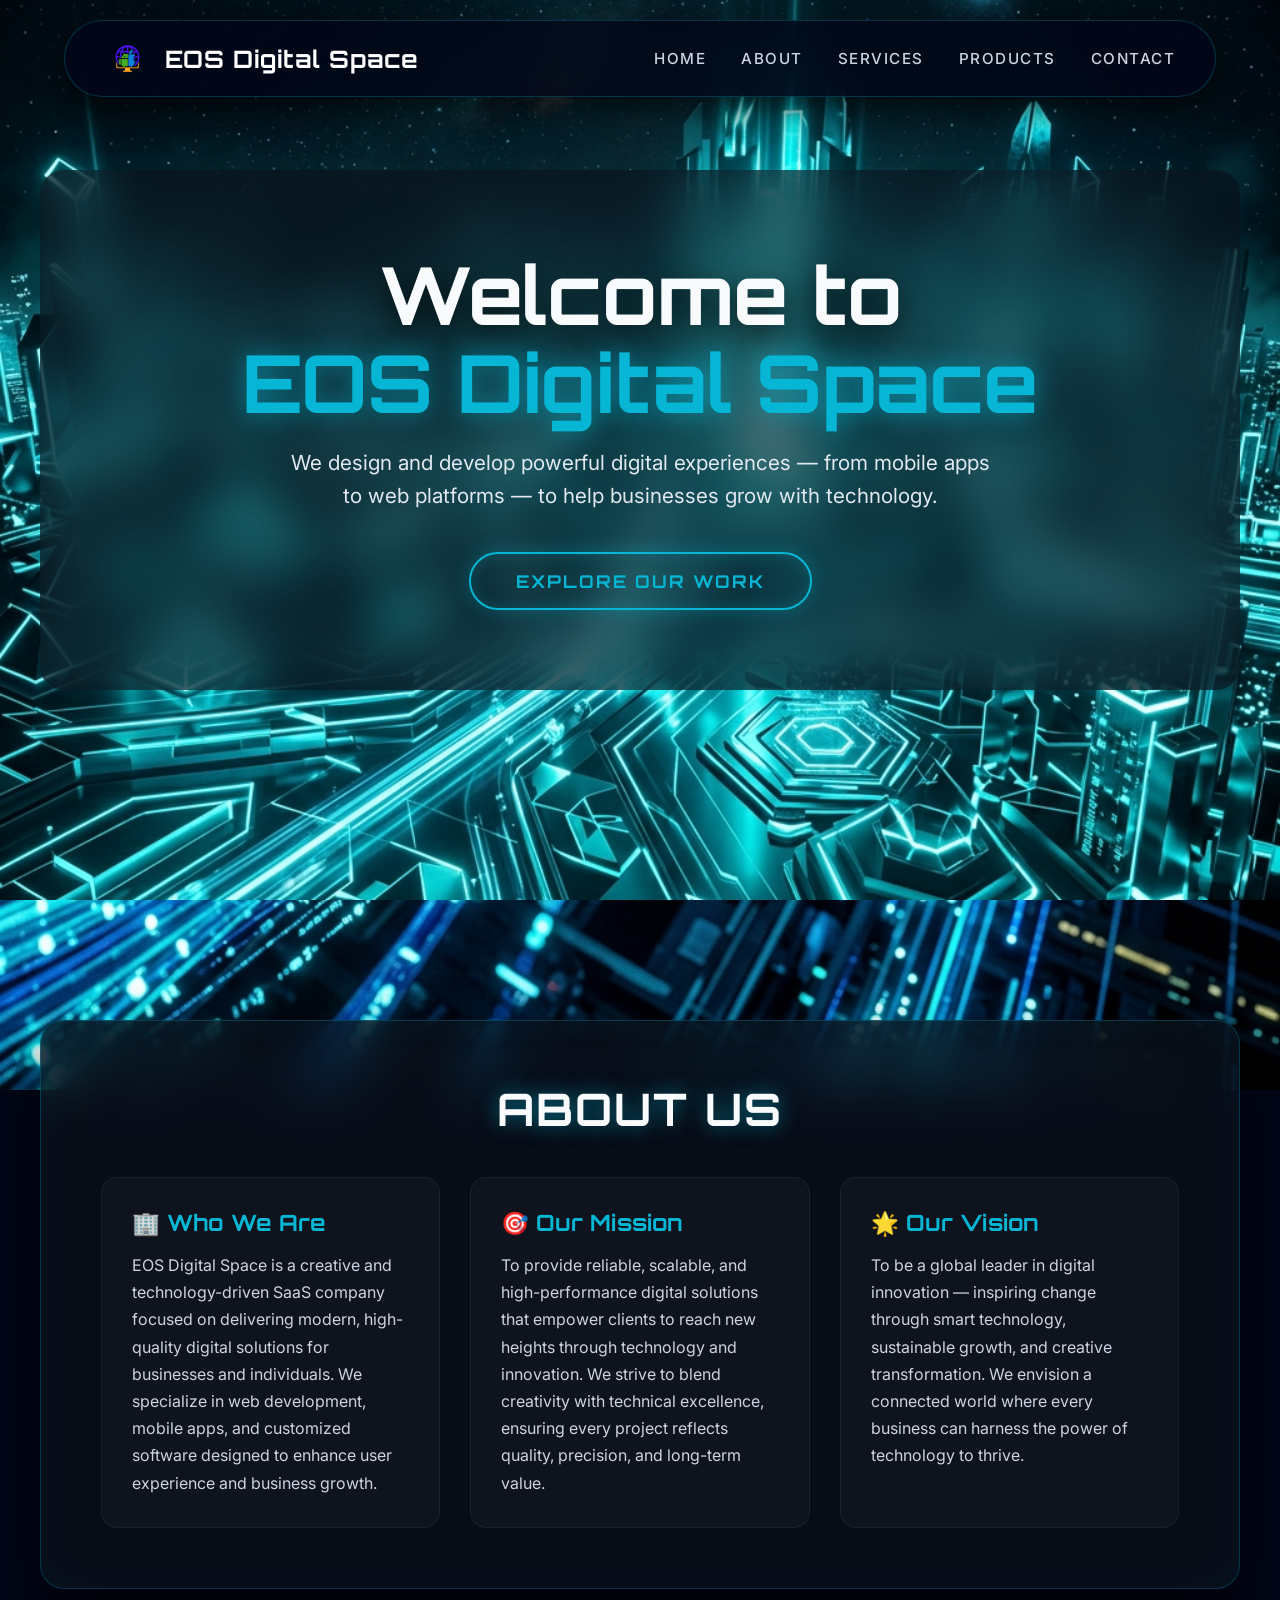
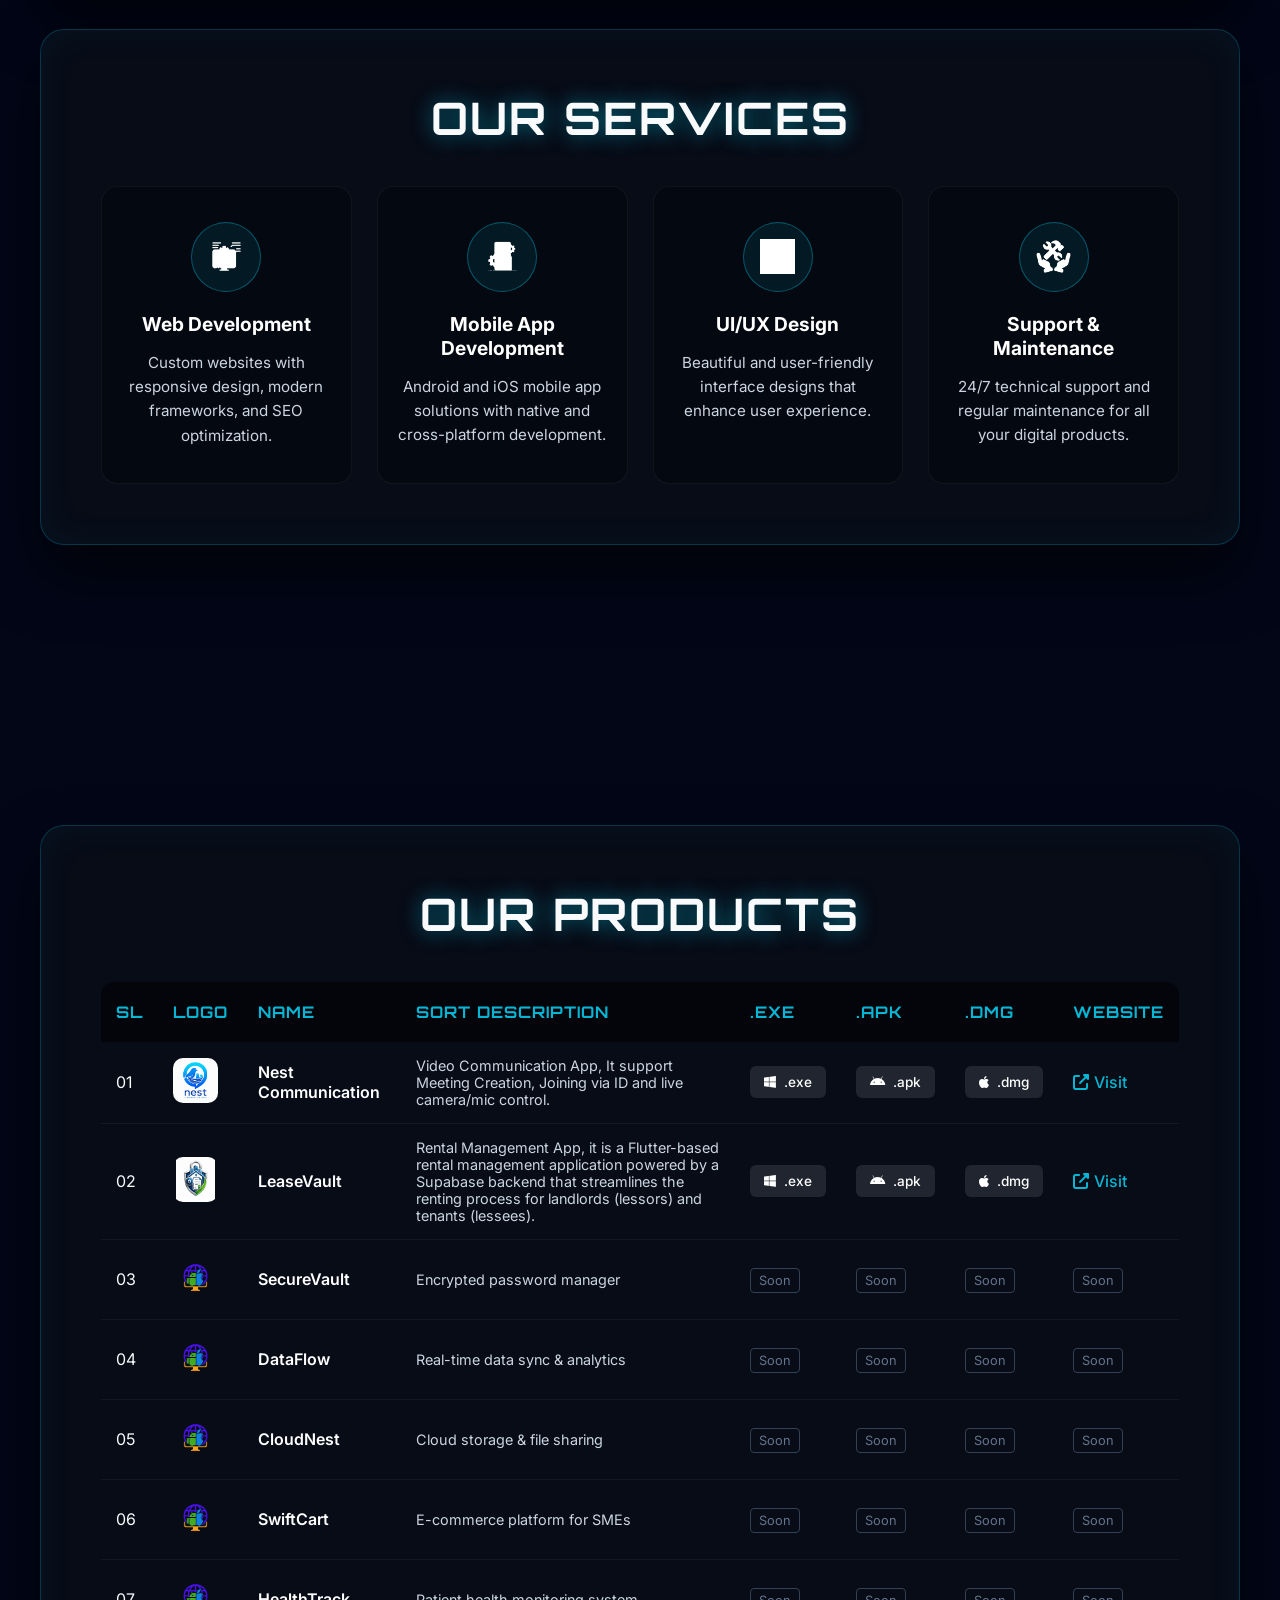
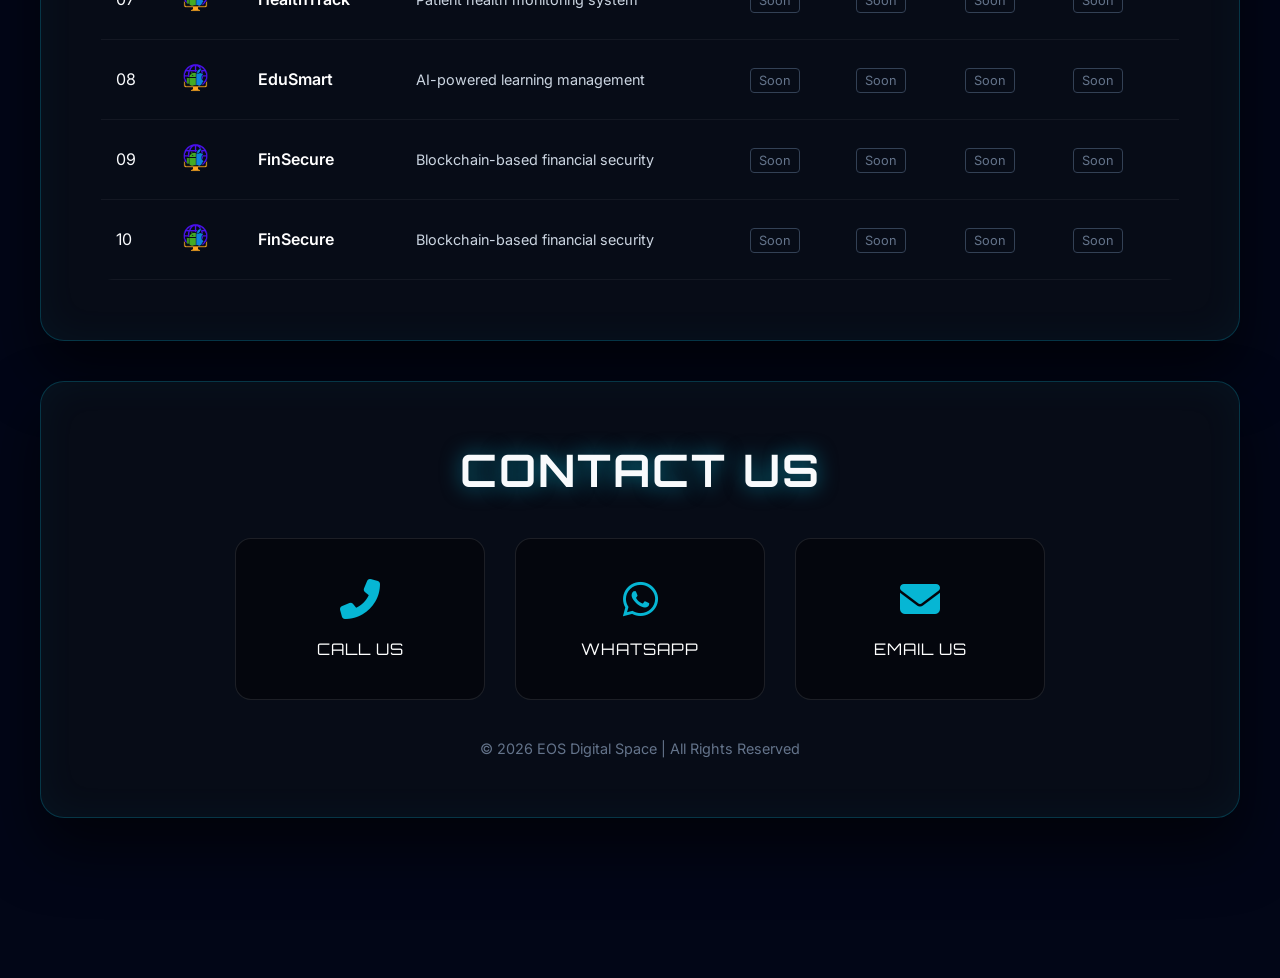
<file: index3.html>
<!DOCTYPE html>
<html lang="en">
<head>
  <script>
    if (window.history && window.history.replaceState) {
      window.history.replaceState(null, "", "/");
    }
  </script>

  <meta charset="UTF-8" />
  <meta name="viewport" content="width=device-width, initial-scale=1.0" />
  <title>EOS Digital Space</title>

  <!-- Favicon -->
  <link rel="icon" type="image/x-icon" href="logo.ico" />

  <!-- Font Awesome -->
  <link rel="stylesheet" href="https://cdnjs.cloudflare.com/ajax/libs/font-awesome/6.4.0/css/all.min.css" />

  <!-- Google Fonts: Orbitron & Inter for Cyber aesthetic -->
  <link href="https://fonts.googleapis.com/css2?family=Inter:wght@300;400;500;600&family=Orbitron:wght@500;700;900&display=swap" rel="stylesheet" />

  <style>
    :root {
      --accent: #06b6d4;      /* Cyan */
      --accent-glow: rgba(6, 182, 212, 0.6);
      --glass-bg: rgba(10, 15, 25, 0.75);
      --glass-border: rgba(6, 182, 212, 0.25);
      --text-main: #f8fafc;
      --text-muted: #cbd5e1;
    }

    * { margin: 0; padding: 0; box-sizing: border-box; user-select: none; }
    
    body {
      font-family: 'Inter', sans-serif;
      color: var(--text-main);
      background-color: #020617;
      overflow-x: hidden;
      scroll-behavior: smooth;
    }

    /* Headings with futuristic font */
    h1, h2, h3, .logo-container h1 {
      font-family: 'Orbitron', sans-serif;
    }

    body::-webkit-scrollbar { width: 10px; }
    body::-webkit-scrollbar-track { background: #020617; }
    body::-webkit-scrollbar-thumb { background: var(--accent); border-radius: 10px; }
    img { -webkit-user-drag: none; pointer-events: none; }

    /* Floating Navbar */
    header {
      position: fixed;
      top: 20px;
      left: 50%;
      transform: translateX(-50%);
      width: 90%;
      max-width: 1200px;
      background: rgba(2, 6, 23, 0.85);
      backdrop-filter: blur(20px);
      -webkit-backdrop-filter: blur(20px);
      border: 1px solid var(--glass-border);
      box-shadow: 0 10px 40px rgba(0, 0, 0, 0.8);
      border-radius: 50px;
      padding: 15px 40px;
      display: flex;
      justify-content: space-between;
      align-items: center;
      z-index: 1000;
      transition: all 0.3s ease;
    }

    .logo-container { display: flex; align-items: center; }
    header h1 { font-size: 1.5em; color: #fff; letter-spacing: 1px; }
    header img { height: 45px; margin-right: 15px; }

    nav { display: flex; align-items: center; gap: 35px; }
    nav a { 
      text-decoration: none; 
      color: var(--text-muted); 
      font-weight: 500; 
      font-size: 0.95em;
      text-transform: uppercase;
      letter-spacing: 1.5px;
      transition: all 0.3s; 
    }
    nav a:hover { 
      color: var(--accent); 
      text-shadow: 0 0 15px var(--accent-glow);
    }

    /* Parallax Framework */
    .parallax-section {
      background-attachment: fixed;
      background-position: center;
      background-repeat: no-repeat;
      background-size: cover;
      min-height: 100vh;
      display: flex;
      flex-direction: column;
      justify-content: center;
      align-items: center;
      padding: 120px 20px;
      position: relative;
    }
    
    /* Mobile Fallback for Parallax (iOS background-attachment fixed issue) */
    @supports (-webkit-touch-callout: none) {
      .parallax-section {
        background-attachment: scroll;
      }
    }

    /* Glassmorphism Containers */
    .glass-container {
      background: var(--glass-bg);
      backdrop-filter: blur(24px);
      -webkit-backdrop-filter: blur(24px);
      border: 1px solid var(--glass-border);
      border-radius: 24px;
      padding: 60px;
      width: 100%;
      max-width: 1200px;
      box-shadow: 0 30px 60px rgba(0,0,0,0.6), inset 0 0 40px rgba(6, 182, 212, 0.05);
      margin-bottom: 40px;
      opacity: 0;
      transform: translateY(40px);
      transition: all 0.8s cubic-bezier(0.2, 0.8, 0.2, 1);
    }

    .glass-container.visible {
      opacity: 1;
      transform: translateY(0);
    }

    .section-title {
      font-size: 2.8em;
      color: var(--text-main);
      margin-bottom: 40px;
      text-align: center;
      text-transform: uppercase;
      letter-spacing: 2px;
      text-shadow: 0 0 20px var(--accent-glow);
    }

    /* --- Hero Section Specific --- */
    .hero-glass {
      text-align: center;
      padding: 80px 40px;
      background: rgba(10, 15, 25, 0.6);
      border: none;
      box-shadow: none;
    }
    .hero-glass h1 {
      font-size: 5em;
      line-height: 1.1;
      margin-bottom: 20px;
      text-shadow: 0 10px 30px rgba(0,0,0,0.8);
    }
    .hero-glass h1 span {
      color: var(--accent);
      text-shadow: 0 0 25px var(--accent-glow);
    }
    .hero-glass p {
      font-size: 1.3em;
      max-width: 700px;
      margin: 0 auto 40px;
      color: #e2e8f0;
      line-height: 1.6;
    }
    .home-btn {
      display: inline-block;
      background: transparent;
      color: var(--accent);
      padding: 16px 45px;
      border-radius: 50px;
      font-family: 'Orbitron', sans-serif;
      font-weight: 700;
      font-size: 1.1em;
      text-decoration: none;
      text-transform: uppercase;
      letter-spacing: 2px;
      border: 2px solid var(--accent);
      box-shadow: 0 0 20px rgba(6, 182, 212, 0.3), inset 0 0 15px rgba(6, 182, 212, 0.2);
      transition: all 0.3s ease;
    }
    .home-btn:hover {
      background: var(--accent);
      color: #020617;
      box-shadow: 0 0 40px var(--accent-glow);
      transform: scale(1.05);
    }

    /* --- About Grid --- */
    .about-grid {
      display: grid;
      grid-template-columns: repeat(3, 1fr);
      gap: 30px;
    }
    .about-card {
      background: rgba(255,255,255,0.03);
      padding: 30px;
      border-radius: 16px;
      border: 1px solid rgba(255,255,255,0.05);
      transition: all 0.3s ease;
    }
    .about-card:hover {
      background: rgba(6, 182, 212, 0.08);
      border-color: rgba(6, 182, 212, 0.3);
      transform: translateY(-5px);
    }
    .about-card h3 {
      font-size: 1.4em;
      color: var(--accent);
      margin-bottom: 15px;
    }
    .about-card p {
      line-height: 1.7;
      color: var(--text-muted);
    }

    /* --- Services Grid --- */
    .services-grid {
      display: grid;
      grid-template-columns: repeat(4, 1fr);
      gap: 25px;
    }
    .service-card {
      text-align: center;
      padding: 35px 20px;
      background: rgba(0,0,0,0.3);
      border-radius: 16px;
      border: 1px solid rgba(255,255,255,0.05);
      transition: all 0.3s ease;
    }
    .service-card:hover {
      border-color: var(--accent);
      box-shadow: 0 10px 30px var(--accent-glow);
    }
    .service-icon {
      width: 70px;
      height: 70px;
      margin: 0 auto 20px;
      background: rgba(6, 182, 212, 0.1);
      border-radius: 50%;
      display: flex;
      justify-content: center;
      align-items: center;
      border: 1px solid rgba(6, 182, 212, 0.4);
    }
    .service-icon img { width: 35px; filter: brightness(0) invert(1); }
    .service-card h3 { color: #fff; margin-bottom: 15px; font-size: 1.2em; font-family: 'Inter', sans-serif;}
    .service-card p { color: var(--text-muted); font-size: 0.95em; line-height: 1.6; }

    /* --- Products Table --- */
    .table-wrapper {
      overflow-x: auto;
      border-radius: 12px;
    }
    .product-table {
      width: 100%;
      min-width: 900px;
      border-collapse: collapse;
    }
    .product-table th {
      background: rgba(0,0,0,0.5);
      padding: 20px 15px;
      text-align: left;
      color: var(--accent);
      font-family: 'Orbitron', sans-serif;
      text-transform: uppercase;
      letter-spacing: 1px;
    }
    .product-table td {
      padding: 15px;
      border-bottom: 1px solid rgba(255,255,255,0.05);
      vertical-align: middle;
    }
    .product-table tr:hover { background: rgba(6, 182, 212, 0.05); }
    .product-table img {
      width: 45px; height: 45px; border-radius: 10px; object-fit: contain;
    }
    .name-cell { font-weight: 600; color: #fff; }
    .desc-cell { color: var(--text-muted); font-size: 0.9em; }
    
    .dl-btn {
      display: inline-flex;
      align-items: center;
      gap: 8px;
      padding: 8px 14px;
      border-radius: 6px;
      font-size: 0.85em;
      font-weight: 500;
      color: #fff;
      background: rgba(255,255,255,0.1);
      text-decoration: none;
      transition: all 0.3s;
    }
    .dl-btn:hover { background: var(--accent); color: #000; box-shadow: 0 0 15px var(--accent-glow); }
    
    .visit-link {
      color: var(--accent);
      text-decoration: none;
      font-weight: 500;
      display: flex;
      align-items: center;
      gap: 5px;
      transition: all 0.3s;
    }
    .visit-link:hover { text-shadow: 0 0 10px var(--accent-glow); }
    .coming-soon { color: #64748b; font-size: 0.8em; border: 1px solid #334155; padding: 4px 8px; border-radius: 4px; }

    /* --- Contact & Footer --- */
    .contact-grid {
      display: flex;
      justify-content: center;
      gap: 30px;
      flex-wrap: wrap;
    }
    .contact-card {
      background: rgba(0,0,0,0.4);
      border: 1px solid rgba(255,255,255,0.1);
      padding: 40px 30px;
      border-radius: 16px;
      text-align: center;
      text-decoration: none;
      color: #fff;
      width: 250px;
      transition: all 0.3s ease;
    }
    .contact-card i {
      font-size: 2.5em;
      color: var(--accent);
      margin-bottom: 20px;
      display: block;
    }
    .contact-card span {
      font-family: 'Orbitron', sans-serif;
      letter-spacing: 1px;
    }
    .contact-card:hover {
      background: rgba(6, 182, 212, 0.15);
      border-color: var(--accent);
      transform: translateY(-5px);
    }
    footer {
      text-align: center;
      padding-top: 40px;
      color: #64748b;
      font-size: 0.9em;
    }

    /* --- Responsive --- */
    @media (max-width: 992px) {
      .about-grid { grid-template-columns: 1fr; }
      .services-grid { grid-template-columns: repeat(2, 1fr); }
    }
    @media (max-width: 768px) {
      header { flex-direction: column; padding: 15px; border-radius: 16px; }
      nav { margin-top: 15px; flex-wrap: wrap; justify-content: center; }
      .hero-glass h1 { font-size: 3em; }
      .services-grid { grid-template-columns: 1fr; }
      .glass-container { padding: 30px 20px; }
    }
  </style>
</head>
<body>

  <!-- Header -->
  <header>
    <div class="logo-container">
      <img src="logo.png" alt="EOS Digital Space Logo" />
      <h1>EOS Digital Space</h1>
    </div>
    <nav>
      <a href="#home">Home</a>
      <a href="#about">About</a>
      <a href="#services">Services</a>
      <a href="#products">Products</a>
      <a href="#contact">Contact</a>
    </nav>
  </header>

  <!-- SECTION 1: Hero Parallax -->
  <div class="parallax-section" id="home" style="background-image: url('parallax-hero.png');">
    <div class="glass-container hero-glass visible">
      <h1>Welcome to<br><span>EOS Digital Space</span></h1>
      <p>We design and develop powerful digital experiences — from mobile apps to web platforms — to help businesses grow with technology.</p>
      <a href="#services" class="home-btn">Explore Our Work</a>
    </div>
  </div>

  <!-- SECTION 2: About & Services Parallax -->
  <div class="parallax-section" style="background-image: url('parallax-about.png');">
    
    <!-- About -->
    <div class="glass-container scroll-fade" id="about">
      <h2 class="section-title">About Us</h2>
      <div class="about-grid">
        <div class="about-card">
          <h3>🏢 Who We Are</h3>
          <p>EOS Digital Space is a creative and technology-driven SaaS company focused on delivering modern, high-quality digital solutions for businesses and individuals. We specialize in web development, mobile apps, and customized software designed to enhance user experience and business growth.</p>
        </div>
        <div class="about-card">
          <h3>🎯 Our Mission</h3>
          <p>To provide reliable, scalable, and high-performance digital solutions that empower clients to reach new heights through technology and innovation. We strive to blend creativity with technical excellence, ensuring every project reflects quality, precision, and long-term value.</p>
        </div>
        <div class="about-card">
          <h3>🌟 Our Vision</h3>
          <p>To be a global leader in digital innovation — inspiring change through smart technology, sustainable growth, and creative transformation. We envision a connected world where every business can harness the power of technology to thrive.</p>
        </div>
      </div>
    </div>

    <!-- Services -->
    <div class="glass-container scroll-fade" id="services">
      <h2 class="section-title">Our Services</h2>
      <div class="services-grid">
        <div class="service-card">
          <div class="service-icon"><img src="www.png" alt="Web"></div>
          <h3>Web Development</h3>
          <p>Custom websites with responsive design, modern frameworks, and SEO optimization.</p>
        </div>
        <div class="service-card">
          <div class="service-icon"><img src="appDev.png" alt="App"></div>
          <h3>Mobile App Development</h3>
          <p>Android and iOS mobile app solutions with native and cross-platform development.</p>
        </div>
        <div class="service-card">
          <div class="service-icon"><img src="ux-ui.jpg" alt="UI/UX"></div>
          <h3>UI/UX Design</h3>
          <p>Beautiful and user-friendly interface designs that enhance user experience.</p>
        </div>
        <div class="service-card">
          <div class="service-icon"><img src="Support___Maintenance.png" alt="Support"></div>
          <h3>Support & Maintenance</h3>
          <p>24/7 technical support and regular maintenance for all your digital products.</p>
        </div>
      </div>
    </div>

  </div>

  <!-- SECTION 3: Products & Contact Parallax -->
  <div class="parallax-section" style="background-image: url('parallax-products.png');">
    
    <!-- Products -->
    <div class="glass-container scroll-fade" id="products">
      <h2 class="section-title">Our Products</h2>
      <div class="table-wrapper">
        <table class="product-table">
          <thead>
            <tr>
              <th>SL</th>
              <th>Logo</th>
              <th>Name</th>
              <th>Sort Description</th>
              <th>.exe</th>
              <th>.apk</th>
              <th>.dmg</th>
              <th>Website</th>
            </tr>
          </thead>
          <tbody>
            <tr>
              <td>01</td>
              <td class="logo-cell"><img src="nestlogo.png" alt="Nest" /></td>
              <td class="name-cell">Nest Communication</td>
              <td class="desc-cell">Video Communication App, It support Meeting Creation, Joining via ID and live camera/mic control.</td>
              <td><a href="https://github.com/jayantadutta-code/nestEXEfile/releases/download/v2.1.0/nest_communication.zip" class="dl-btn"><i class="fab fa-windows"></i> .exe</a></td>
              <td><a href="https://github.com/jayantadutta-code/nestAPKfile/releases/download/v2.1.0/app-release.apk" class="dl-btn" target="_blank"><i class="fab fa-android"></i> .apk</a></td>
              <td><a href="https://github.com/jayantadutta-code/nestDMGfile/releases/download/v2.1.0/Nest.Communication.app.zip" class="dl-btn" target="_blank"><i class="fa-brands fa-apple"></i> .dmg</a></td>
              <td><a href="https://nestcommunication.vercel.app/" class="visit-link" target="_blank"><i class="fas fa-external-link-alt"></i> Visit</a></td>
            </tr>
            <tr>
              <td>02</td>
              <td class="logo-cell"><img src="LeaseVault.png" alt="LeaseVault" /></td>
              <td class="name-cell">LeaseVault</td>
              <td class="desc-cell">Rental Management App, it is a Flutter-based rental management application powered by a Supabase backend that streamlines the renting process for landlords (lessors) and tenants (lessees).</td>
              <td><a href="https://github.com/jayantadutta-code/LeaseVaultEXE/releases/download/v1.0.0/lease_vault.zip" class="dl-btn"><i class="fab fa-windows"></i> .exe</a></td>
              <td><a href="https://github.com/jayantadutta-code/LeaseVaultAPK/releases/download/v1.0.0/app-release.apk" class="dl-btn" target="_blank"><i class="fab fa-android"></i> .apk</a></td>
              <td><a href="https://github.com/jayantadutta-code/LeaseVaultDMG/releases/download/v1.0.0/LeaseVault.app.zip" class="dl-btn" target="_blank"><i class="fa-brands fa-apple"></i> .dmg</a></td>
              <td><a href="https://leasevaultweb.netlify.app" class="visit-link" target="_blank"><i class="fas fa-external-link-alt"></i> Visit</a></td>
            </tr>
            <tr>
              <td>03</td>
              <td class="logo-cell"><img src="logo.png" alt="SecureVault" /></td>
              <td class="name-cell">SecureVault</td>
              <td class="desc-cell">Encrypted password manager</td>
              <td><span class="coming-soon">Soon</span></td>
              <td><span class="coming-soon">Soon</span></td>
              <td><span class="coming-soon">Soon</span></td>
              <td><span class="coming-soon">Soon</span></td>
            </tr>
            <tr>
              <td>04</td>
              <td class="logo-cell"><img src="logo.png" alt="DataFlow" /></td>
              <td class="name-cell">DataFlow</td>
              <td class="desc-cell">Real-time data sync &amp; analytics</td>
              <td><span class="coming-soon">Soon</span></td>
              <td><span class="coming-soon">Soon</span></td>
              <td><span class="coming-soon">Soon</span></td>
              <td><span class="coming-soon">Soon</span></td>
            </tr>
            <tr>
              <td>05</td>
              <td class="logo-cell"><img src="logo.png" alt="CloudNest" /></td>
              <td class="name-cell">CloudNest</td>
              <td class="desc-cell">Cloud storage &amp; file sharing</td>
              <td><span class="coming-soon">Soon</span></td>
              <td><span class="coming-soon">Soon</span></td>
              <td><span class="coming-soon">Soon</span></td>
              <td><span class="coming-soon">Soon</span></td>
            </tr>
            <tr>
              <td>06</td>
              <td class="logo-cell"><img src="logo.png" alt="SwiftCart" /></td>
              <td class="name-cell">SwiftCart</td>
              <td class="desc-cell">E-commerce platform for SMEs</td>
              <td><span class="coming-soon">Soon</span></td>
              <td><span class="coming-soon">Soon</span></td>
              <td><span class="coming-soon">Soon</span></td>
              <td><span class="coming-soon">Soon</span></td>
            </tr>
            <tr>
              <td>07</td>
              <td class="logo-cell"><img src="logo.png" alt="HealthTrack" /></td>
              <td class="name-cell">HealthTrack</td>
              <td class="desc-cell">Patient health monitoring system</td>
              <td><span class="coming-soon">Soon</span></td>
              <td><span class="coming-soon">Soon</span></td>
              <td><span class="coming-soon">Soon</span></td>
              <td><span class="coming-soon">Soon</span></td>
            </tr>
            <tr>
              <td>08</td>
              <td class="logo-cell"><img src="logo.png" alt="EduSmart" /></td>
              <td class="name-cell">EduSmart</td>
              <td class="desc-cell">AI-powered learning management</td>
              <td><span class="coming-soon">Soon</span></td>
              <td><span class="coming-soon">Soon</span></td>
              <td><span class="coming-soon">Soon</span></td>
              <td><span class="coming-soon">Soon</span></td>
            </tr>
            <tr>
              <td>09</td>
              <td class="logo-cell"><img src="logo.png" alt="FinSecure" /></td>
              <td class="name-cell">FinSecure</td>
              <td class="desc-cell">Blockchain-based financial security</td>
              <td><span class="coming-soon">Soon</span></td>
              <td><span class="coming-soon">Soon</span></td>
              <td><span class="coming-soon">Soon</span></td>
              <td><span class="coming-soon">Soon</span></td>
            </tr>
            <tr>
              <td>10</td>
              <td class="logo-cell"><img src="logo.png" alt="FinSecure" /></td>
              <td class="name-cell">FinSecure</td>
              <td class="desc-cell">Blockchain-based financial security</td>
              <td><span class="coming-soon">Soon</span></td>
              <td><span class="coming-soon">Soon</span></td>
              <td><span class="coming-soon">Soon</span></td>
              <td><span class="coming-soon">Soon</span></td>
            </tr>
          </tbody>
        </table>
      </div>
    </div>

    <!-- Contact & Footer -->
    <div class="glass-container scroll-fade" id="contact">
      <h2 class="section-title">Contact Us</h2>
      <div class="contact-grid">
        <a href="tel:+918250227952" class="contact-card">
          <i class="fas fa-phone-alt"></i>
          <span>CALL US</span>
        </a>
        <a href="https://wa.me/918250227952" class="contact-card" target="_blank">
          <i class="fab fa-whatsapp"></i>
          <span>WHATSAPP</span>
        </a>
        <a href="mailto:contact@eosdigitalspace.in" class="contact-card">
          <i class="fas fa-envelope"></i>
          <span>EMAIL US</span>
        </a>
      </div>
      <footer>
        <p>© 2026 EOS Digital Space | All Rights Reserved</p>
      </footer>
    </div>

  </div>

  <script>
    document.addEventListener("DOMContentLoaded", () => {
      // Intersection Observer for scroll animations
      const observer = new IntersectionObserver((entries) => {
        entries.forEach(entry => {
          if (entry.isIntersecting) {
            entry.target.classList.add('visible');
          }
        });
      }, { threshold: 0.15, rootMargin: '0px 0px -50px 0px' });

      document.querySelectorAll('.scroll-fade').forEach(el => observer.observe(el));
    });
  </script>

  <!--Start of Tawk.to Script-->
  <script type="text/javascript">
  var Tawk_API=Tawk_API||{}, Tawk_LoadStart=new Date();
  (function(){
  var s1=document.createElement("script"),s0=document.getElementsByTagName("script")[0];
  s1.async=true;
  s1.src='https://embed.tawk.to/6a81b30fffd6811d48495ff1/1k05a6trm';
  s1.charset='UTF-8';
  s1.setAttribute('crossorigin','*');
  s0.parentNode.insertBefore(s1,s0);
  })();
  </script>
  <!--End of Tawk.to Script-->
</body>
</html>
</file>
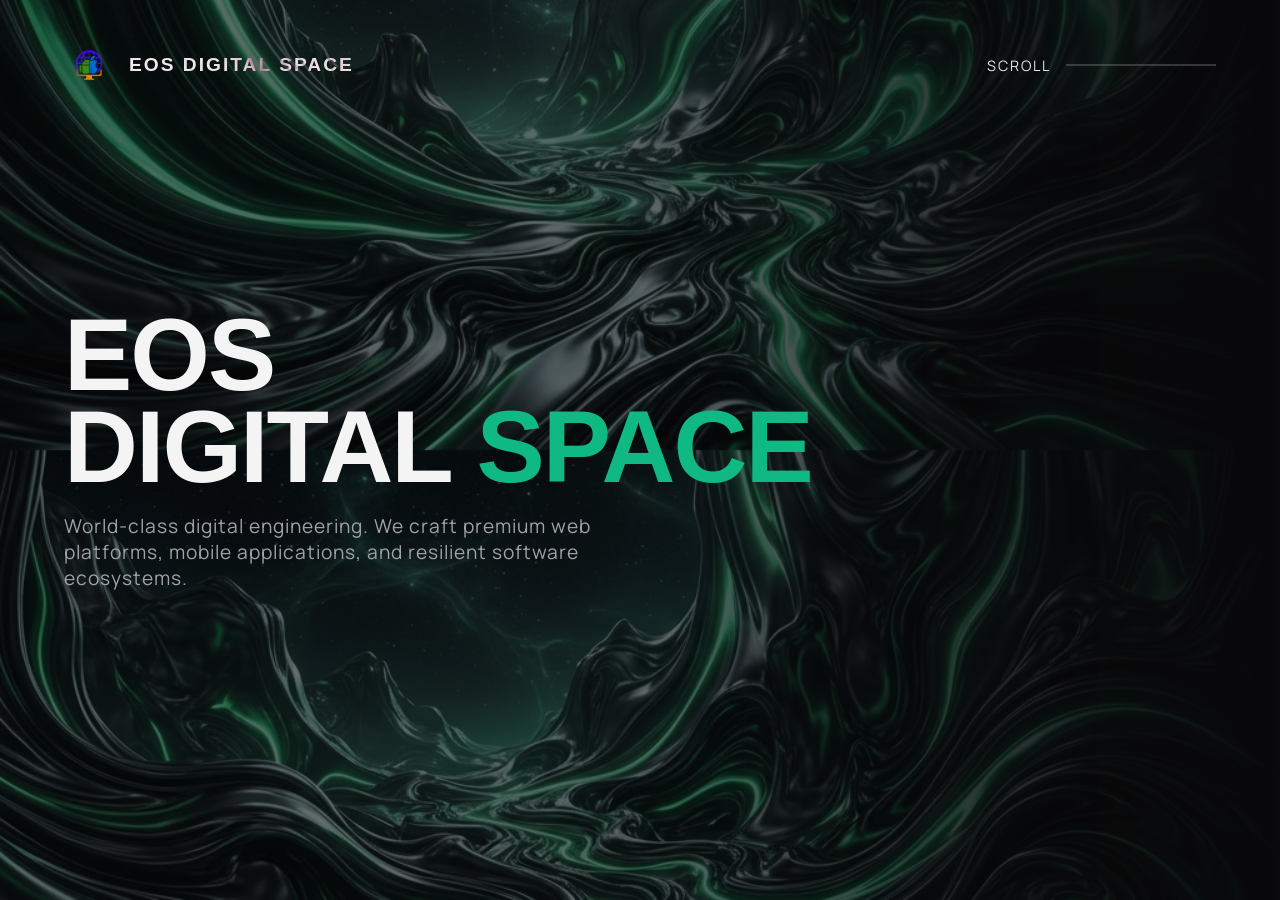
<file: index4.html>
<!DOCTYPE html>
<html lang="en">
<head>
  <script>
    if (window.history && window.history.replaceState) {
      window.history.replaceState(null, "", "/");
    }
  </script>

  <meta charset="UTF-8" />
  <meta name="viewport" content="width=device-width, initial-scale=1.0" />
  <title>EOS Digital Space | World-Class Experience</title>

  <!-- Favicon -->
  <link rel="icon" type="image/x-icon" href="logo.ico" />

  <!-- Font Awesome -->
  <link rel="stylesheet" href="https://cdnjs.cloudflare.com/ajax/libs/font-awesome/6.4.0/css/all.min.css" />

  <!-- Google Fonts: Syncopate & Manrope -->
  <link href="https://fonts.googleapis.com/css2?family=Manrope:wght@300;400;600&family=Syncopate:wght@400;700&display=swap" rel="stylesheet" />

  <style>
    :root {
      --bg: #09090b;
      --accent: #10b981;      /* Emerald Green */
      --accent-glow: rgba(16, 185, 129, 0.4);
      --text: #f4f4f5;
      --text-muted: #a1a1aa;
      --card-bg: rgba(255, 255, 255, 0.02);
      --card-border: rgba(255, 255, 255, 0.08);
    }

    * { margin: 0; padding: 0; box-sizing: border-box; }
    
    body {
      font-family: 'Manrope', sans-serif;
      color: var(--text);
      background-color: var(--bg);
      overflow: hidden; /* Hide default scrollbars for custom horizontal scroll */
      overscroll-behavior: none;
    }

    h1, h2, h3, .brand {
      font-family: 'Syncopate', sans-serif;
      text-transform: uppercase;
    }

    /* --- Custom Scroll Track --- */
    .scroll-container {
      width: 100vw;
      height: 100vh;
      position: fixed;
      top: 0; left: 0;
      overflow: hidden;
    }

    .scroll-track {
      display: flex;
      height: 100vh;
      width: max-content; /* Expands to fit all children horizontally */
      will-change: transform;
    }

    /* --- Sections --- */
    .section {
      width: 100vw; /* Each section is full screen width */
      height: 100vh;
      flex-shrink: 0;
      position: relative;
      display: flex;
      flex-direction: column;
      justify-content: center;
      padding: 0 5vw;
    }

    .section-auto {
      width: auto;
      min-width: 50vw;
      padding: 0 5vw;
    }

    /* --- Header / Navigation --- */
    header {
      position: fixed;
      top: 40px;
      left: 5vw;
      right: 5vw;
      display: flex;
      justify-content: space-between;
      align-items: center;
      z-index: 1000;
      mix-blend-mode: difference;
    }
    .brand-group { display: flex; align-items: center; gap: 15px; }
    .brand-group img { height: 50px; }
    .brand { font-size: 1.2em; font-weight: 700; letter-spacing: 2px; }
    
    .nav-indicator {
      font-size: 0.9em;
      letter-spacing: 2px;
      display: flex;
      align-items: center;
      gap: 15px;
      text-transform: uppercase;
    }
    .progress-bar-bg { width: 150px; height: 2px; background: rgba(255,255,255,0.2); position: relative; }
    .progress-bar { position: absolute; top: 0; left: 0; height: 100%; width: 0%; background: var(--accent); }

    /* --- Hero Section --- */
    .bg-emerald {
      position: absolute;
      top: 0; left: 0; width: 100%; height: 100%;
      background-image: url('emerald_track.png');
      background-size: cover;
      background-position: center;
      z-index: -1;
      opacity: 0.4;
      mask-image: linear-gradient(to right, black 50%, transparent 100%);
      -webkit-mask-image: linear-gradient(to right, black 50%, transparent 100%);
    }

    .hero-title {
      font-size: 8vw;
      font-weight: 700;
      line-height: 0.9;
      letter-spacing: -2px;
      white-space: nowrap;
      margin-bottom: 20px;
    }
    .hero-title span { color: var(--accent); }
    .hero-subtitle {
      font-size: 1.5vw;
      color: var(--text-muted);
      max-width: 600px;
      letter-spacing: 1px;
    }

    /* --- About Typography --- */
    .about-text {
      font-size: 3vw;
      line-height: 1.4;
      max-width: 1200px;
      font-weight: 300;
    }
    .about-text strong {
      color: var(--accent);
      font-weight: 600;
    }

    /* --- 3D Tilt Cards (Services) --- */
    .cards-wrapper {
      display: flex;
      gap: 40px;
      align-items: center;
    }

    .tilt-card {
      width: 350px;
      height: 450px;
      background: var(--card-bg);
      border: 1px solid var(--card-border);
      border-radius: 24px;
      padding: 40px;
      display: flex;
      flex-direction: column;
      justify-content: center;
      position: relative;
      transform-style: preserve-3d;
      will-change: transform;
      backdrop-filter: blur(20px);
      -webkit-backdrop-filter: blur(20px);
      box-shadow: 0 30px 60px rgba(0,0,0,0.5);
    }
    .tilt-card-inner {
      transform: translateZ(60px); /* Pushes content out in 3D space */
      pointer-events: none;
    }
    .tilt-card i { font-size: 3em; color: var(--accent); margin-bottom: 25px; }
    .tilt-card h3 { font-size: 1.5em; margin-bottom: 15px; letter-spacing: 1px; }
    .tilt-card p { color: var(--text-muted); line-height: 1.6; }

    /* Dynamic Glare Effect */
    .glare {
      position: absolute;
      top: 0; left: 0; width: 100%; height: 100%;
      background: radial-gradient(circle at 50% 50%, rgba(255,255,255,0.1), transparent 60%);
      border-radius: 24px;
      opacity: 0;
      pointer-events: none;
      transition: opacity 0.3s;
      mix-blend-mode: overlay;
    }
    .tilt-card:hover .glare { opacity: 1; }

    /* --- Products Terminal / Detail --- */
    .bg-detail {
      position: absolute;
      top: 0; left: 0; width: 200vw; height: 100%;
      background-image: url('emerald_detail.png');
      background-size: cover;
      background-position: left center;
      z-index: -1;
      opacity: 0.2;
    }
    
    .product-grid {
      display: grid;
      grid-template-rows: repeat(2, 1fr);
      grid-auto-flow: column;
      gap: 30px;
      padding-top: 50px;
    }

    .product-item {
      width: 400px;
      background: rgba(10, 10, 12, 0.8);
      backdrop-filter: blur(30px);
      -webkit-backdrop-filter: blur(30px);
      border: 1px solid var(--accent-glow);
      border-radius: 20px;
      padding: 30px;
      display: flex;
      flex-direction: column;
      gap: 15px;
      transition: all 0.3s;
    }
    .product-item:hover {
      box-shadow: 0 0 40px rgba(16, 185, 129, 0.15);
      transform: translateY(-10px);
    }
    .prod-head { display: flex; align-items: center; gap: 20px; }
    .prod-head img { width: 60px; height: 60px; background: #fff; padding: 10px; border-radius: 16px; object-fit: contain; }
    .prod-info h4 { font-size: 1.2em; font-family: 'Manrope', sans-serif; font-weight: 600; color: #fff; }
    .prod-desc { color: var(--text-muted); font-size: 0.9em; line-height: 1.5; flex-grow: 1; }
    
    .prod-links { display: flex; gap: 10px; margin-top: auto; flex-wrap: wrap; }
    .prod-links a, .prod-links span {
      padding: 8px 15px;
      border-radius: 8px;
      font-size: 0.8em;
      text-decoration: none;
      font-weight: 600;
      letter-spacing: 1px;
    }
    .dl-btn { background: rgba(255,255,255,0.1); color: #fff; transition: 0.3s; }
    .dl-btn:hover { background: var(--accent); color: #000; }
    .disabled { opacity: 0.4; background: rgba(255,255,255,0.05); }

    /* --- Contact --- */
    .contact-title { font-size: 6vw; margin-bottom: 40px; }
    .contact-links { display: flex; gap: 50px; }
    .contact-link {
      font-size: 2em;
      color: var(--text);
      text-decoration: none;
      display: flex;
      align-items: center;
      gap: 15px;
      transition: 0.3s;
    }
    .contact-link:hover { color: var(--accent); transform: scale(1.05); }

    /* Mobile Fallback */
    @media (max-width: 900px) {
      body { overflow-y: auto; overflow-x: hidden; }
      .scroll-container { position: relative; height: auto; }
      .scroll-track { flex-direction: column; height: auto; width: 100vw; transform: none !important; }
      .section, .section-auto { width: 100vw; min-height: 100vh; height: auto; padding: 100px 20px; }
      .cards-wrapper { flex-direction: column; }
      .product-grid { grid-template-rows: auto; grid-auto-flow: row; }
      .product-item, .tilt-card { width: 100%; }
      .hero-title { font-size: 15vw; white-space: normal; }
      .hero-subtitle { font-size: 4vw; }
      .about-text { font-size: 6vw; }
      .bg-emerald { mask-image: none; -webkit-mask-image: none; }
    }

  </style>
</head>
<body>

  <header>
    <div class="brand-group">
      <img src="logo.png" alt="Logo" />
      <div class="brand">EOS Digital Space</div>
    </div>
    <div class="nav-indicator">
      <span>Scroll</span>
      <div class="progress-bar-bg">
        <div class="progress-bar" id="progress"></div>
      </div>
    </div>
  </header>

  <div class="scroll-container">
    <div class="scroll-track" id="track">
      
      <!-- 1. Hero -->
      <div class="section">
        <div class="bg-emerald"></div>
        <h1 class="hero-title">EOS<br>Digital <span>Space</span></h1>
        <p class="hero-subtitle">World-class digital engineering. We craft premium web platforms, mobile applications, and resilient software ecosystems.</p>
      </div>

      <!-- 2. About -->
      <div class="section">
        <p class="about-text">
          We are a creative and technology-driven SaaS company. Our mission is to provide <strong>reliable, scalable, and high-performance</strong> digital solutions that empower clients to reach new heights through <strong>technology and innovation</strong>.
        </p>
      </div>

      <!-- 3. Services (3D Tilt Cards) -->
      <div class="section section-auto">
        <div class="cards-wrapper">
          
          <div class="tilt-card">
            <div class="glare"></div>
            <div class="tilt-card-inner">
              <i class="fas fa-globe"></i>
              <h3>Web Development</h3>
              <p>Custom websites with responsive design, modern frameworks, and unparalleled SEO optimization.</p>
            </div>
          </div>

          <div class="tilt-card">
            <div class="glare"></div>
            <div class="tilt-card-inner">
              <i class="fas fa-mobile-alt"></i>
              <h3>Mobile Apps</h3>
              <p>Flawless Android and iOS mobile app solutions engineered with native and cross-platform technologies.</p>
            </div>
          </div>

          <div class="tilt-card">
            <div class="glare"></div>
            <div class="tilt-card-inner">
              <i class="fas fa-pen-nib"></i>
              <h3>UI/UX Design</h3>
              <p>World-class, beautiful, and user-friendly interface designs that dramatically enhance user retention.</p>
            </div>
          </div>

          <div class="tilt-card">
            <div class="glare"></div>
            <div class="tilt-card-inner">
              <i class="fas fa-headset"></i>
              <h3>Support</h3>
              <p>24/7 technical support and rigorous regular maintenance for all your critical digital products.</p>
            </div>
          </div>

        </div>
      </div>

      <!-- 4. Products Track -->
      <div class="section section-auto" style="padding-right: 0;">
        <div class="bg-detail"></div>
        <h2 style="font-size: 3vw; margin-bottom: 20px;">The Ecosystem</h2>
        <div class="product-grid">
          
          <div class="product-item">
            <div class="prod-head">
              <img src="nestlogo.png" alt="Nest">
              <div class="prod-info"><h4>Nest Communication</h4></div>
            </div>
            <p class="prod-desc">Video Communication App. Supports Meeting Creation, Joining via ID and live camera/mic control.</p>
            <div class="prod-links">
              <a href="https://github.com/jayantadutta-code/nestEXEfile/releases/download/v2.1.0/nest_communication.zip" class="dl-btn">EXE</a>
              <a href="https://github.com/jayantadutta-code/nestAPKfile/releases/download/v2.1.0/app-release.apk" class="dl-btn" target="_blank">APK</a>
              <a href="https://github.com/jayantadutta-code/nestDMGfile/releases/download/v2.1.0/Nest.Communication.app.zip" class="dl-btn" target="_blank">DMG</a>
              <a href="https://nestcommunication.vercel.app/" class="dl-btn" target="_blank" style="background: var(--accent); color:#000;">Visit</a>
            </div>
          </div>

          <div class="product-item">
            <div class="prod-head">
              <img src="LeaseVault.png" alt="LeaseVault">
              <div class="prod-info"><h4>LeaseVault</h4></div>
            </div>
            <p class="prod-desc">Rental Management App, it is a Flutter-based rental management application powered by a Supabase backend that streamlines the renting process for landlords and tenants.</p>
            <div class="prod-links">
              <a href="https://github.com/jayantadutta-code/LeaseVaultEXE/releases/download/v1.0.0/lease_vault.zip" class="dl-btn">EXE</a>
              <a href="https://github.com/jayantadutta-code/LeaseVaultAPK/releases/download/v1.0.0/app-release.apk" class="dl-btn" target="_blank">APK</a>
              <a href="https://github.com/jayantadutta-code/LeaseVaultDMG/releases/download/v1.0.0/LeaseVault.app.zip" class="dl-btn" target="_blank">DMG</a>
              <a href="https://leasevaultweb.netlify.app" class="dl-btn" target="_blank" style="background: var(--accent); color:#000;">Visit</a>
            </div>
          </div>

          <div class="product-item">
            <div class="prod-head"><img src="logo.png" alt="SecureVault"><div class="prod-info"><h4>SecureVault</h4></div></div>
            <p class="prod-desc">Encrypted password manager</p>
            <div class="prod-links"><span class="disabled">Coming Soon</span></div>
          </div>

          <div class="product-item">
            <div class="prod-head"><img src="logo.png" alt="DataFlow"><div class="prod-info"><h4>DataFlow</h4></div></div>
            <p class="prod-desc">Real-time data sync & analytics</p>
            <div class="prod-links"><span class="disabled">Coming Soon</span></div>
          </div>

          <div class="product-item">
            <div class="prod-head"><img src="logo.png" alt="CloudNest"><div class="prod-info"><h4>CloudNest</h4></div></div>
            <p class="prod-desc">Cloud storage & file sharing platform</p>
            <div class="prod-links"><span class="disabled">Coming Soon</span></div>
          </div>

          <div class="product-item">
            <div class="prod-head"><img src="logo.png" alt="SwiftCart"><div class="prod-info"><h4>SwiftCart</h4></div></div>
            <p class="prod-desc">E-commerce platform for SMEs</p>
            <div class="prod-links"><span class="disabled">Coming Soon</span></div>
          </div>
          
          <div class="product-item">
            <div class="prod-head"><img src="logo.png" alt="HealthTrack"><div class="prod-info"><h4>HealthTrack</h4></div></div>
            <p class="prod-desc">Patient health monitoring system</p>
            <div class="prod-links"><span class="disabled">Coming Soon</span></div>
          </div>

          <div class="product-item">
            <div class="prod-head"><img src="logo.png" alt="EduSmart"><div class="prod-info"><h4>EduSmart</h4></div></div>
            <p class="prod-desc">AI-powered learning management</p>
            <div class="prod-links"><span class="disabled">Coming Soon</span></div>
          </div>

        </div>
      </div>

      <!-- 5. Contact -->
      <div class="section" style="width: 70vw;">
        <h2 class="contact-title">Let's Build<br><span style="color:var(--accent);">The Future</span></h2>
        <div class="contact-links">
          <a href="tel:+918250227952" class="contact-link"><i class="fas fa-phone"></i></a>
          <a href="https://wa.me/918250227952" target="_blank" class="contact-link"><i class="fab fa-whatsapp"></i></a>
          <a href="mailto:contact@eosdigitalspace.in" class="contact-link"><i class="fas fa-envelope"></i></a>
        </div>
      </div>

    </div>
  </div>

  <script>
    // --- Horizontal Scroll Logic ---
    const track = document.getElementById('track');
    const progressBar = document.getElementById('progress');
    let scrollPos = 0;
    let targetPos = 0;

    // Only apply custom scroll on desktop
    const isDesktop = window.innerWidth > 900;

    if(isDesktop) {
      window.addEventListener('wheel', (e) => {
        // Prevent default vertical scroll
        e.preventDefault();
        
        // Add wheel delta to target position
        targetPos += e.deltaY;
        
        // Clamp values
        const maxScroll = track.scrollWidth - window.innerWidth;
        targetPos = Math.max(0, Math.min(targetPos, maxScroll));
      }, { passive: false });

      // Add touch support for large tablets
      let touchStartX = 0;
      window.addEventListener('touchstart', (e) => {
        touchStartX = e.changedTouches[0].clientX;
      }, { passive: true });

      window.addEventListener('touchmove', (e) => {
        e.preventDefault();
        const touchX = e.changedTouches[0].clientX;
        const deltaX = touchStartX - touchX;
        touchStartX = touchX;

        targetPos += deltaX * 2; // Multiplier for scroll speed
        
        const maxScroll = track.scrollWidth - window.innerWidth;
        targetPos = Math.max(0, Math.min(targetPos, maxScroll));
      }, { passive: false });

      // Smooth interpolation for luxurious feel
      function renderScroll() {
        scrollPos += (targetPos - scrollPos) * 0.08;
        track.style.transform = `translate3d(-${scrollPos}px, 0, 0)`;
        
        // Update Progress Bar
        const maxScroll = track.scrollWidth - window.innerWidth;
        const progress = (scrollPos / maxScroll) * 100;
        progressBar.style.width = `${progress}%`;
        
        requestAnimationFrame(renderScroll);
      }
      renderScroll();
    }

    // --- 3D Tilt Card Logic ---
    const cards = document.querySelectorAll('.tilt-card');
    
    cards.forEach(card => {
      const glare = card.querySelector('.glare');
      
      card.addEventListener('mousemove', (e) => {
        const rect = card.getBoundingClientRect();
        const x = e.clientX - rect.left; // x position within the element
        const y = e.clientY - rect.top;  // y position within the element
        
        const centerX = rect.width / 2;
        const centerY = rect.height / 2;
        
        // Calculate rotation based on distance from center
        const rotateX = ((y - centerY) / centerY) * -15; // Max 15 deg
        const rotateY = ((x - centerX) / centerX) * 15;
        
        card.style.transform = `perspective(1000px) rotateX(${rotateX}deg) rotateY(${rotateY}deg) scale3d(1.02, 1.02, 1.02)`;
        
        // Move glare effect
        if(glare) {
          glare.style.background = `radial-gradient(circle at ${x}px ${y}px, rgba(255,255,255,0.15), transparent 60%)`;
        }
      });
      
      card.addEventListener('mouseleave', () => {
        card.style.transform = `perspective(1000px) rotateX(0deg) rotateY(0deg) scale3d(1, 1, 1)`;
        card.style.transition = 'transform 0.5s ease-out';
        setTimeout(() => { card.style.transition = ''; }, 500); // Remove transition after reset to keep mousemove smooth
      });
    });
  </script>
  <!--Start of Tawk.to Script-->
  <script type="text/javascript">
  var Tawk_API=Tawk_API||{}, Tawk_LoadStart=new Date();
  (function(){
  var s1=document.createElement("script"),s0=document.getElementsByTagName("script")[0];
  s1.async=true;
  s1.src='https://embed.tawk.to/6a81b30fffd6811d48495ff1/1k05a6trm';
  s1.charset='UTF-8';
  s1.setAttribute('crossorigin','*');
  s0.parentNode.insertBefore(s1,s0);
  })();
  </script>
  <!--End of Tawk.to Script-->
</body>
</html>
</file>
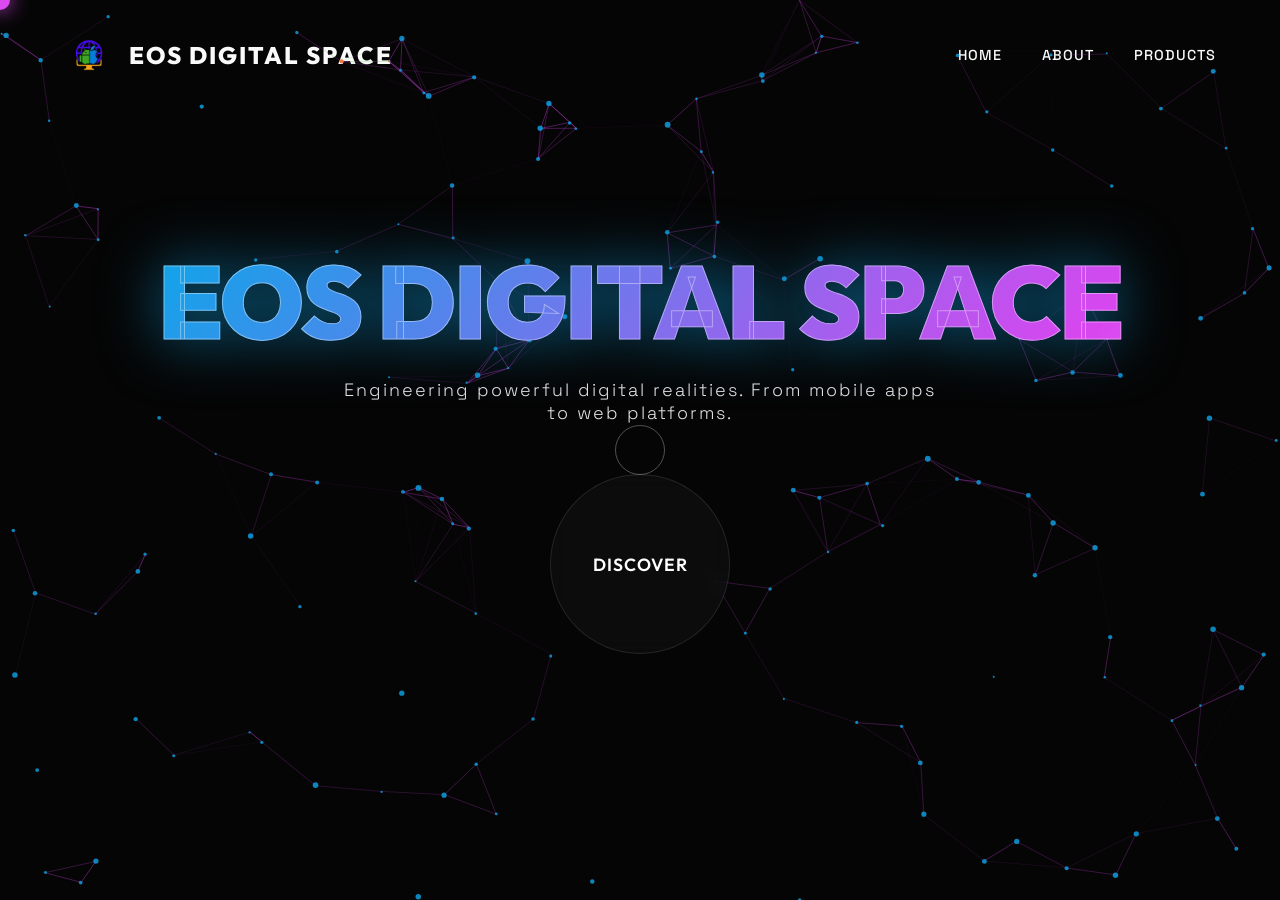
<file: index6.html>
<!DOCTYPE html>
<html lang="en">

<head>
  <script>
    if (window.history && window.history.replaceState) {
      window.history.replaceState(null, "", "/");
    }
  </script>

  <meta charset="UTF-8" />
  <meta name="viewport" content="width=device-width, initial-scale=1.0" />
  <title>EOS Digital Space | Interactive Software & Cyber Ecosystem</title>
  <meta name="description" content="EOS Digital Space (eosdigitalspace.in) - Interactive cyber ecosystem showcasing custom software development, WebGL interfaces, and mobile applications." />
  <meta name="keywords" content="EOS Digital Space, eosdigitalspace.in, Cyber Ecosystem, Software Development, Web Development, Mobile Apps" />
  <meta name="robots" content="index, follow" />
  <link rel="canonical" href="https://eosdigitalspace.in/index6.html" />

  <!-- Favicon -->
  <link rel="icon" type="image/x-icon" href="logo.ico" />

  <!-- Font Awesome -->
  <link rel="stylesheet" href="https://cdnjs.cloudflare.com/ajax/libs/font-awesome/6.4.0/css/all.min.css" />

  <!-- Google Fonts: Space Grotesk & Clash Display (using Outfit as fallback for Clash) -->
  <link
    href="https://fonts.googleapis.com/css2?family=Outfit:wght@300;400;600;800;900&family=Space+Grotesk:wght@300;500;700&display=swap"
    rel="stylesheet" />

  <style>
    :root {
      --bg-dark: #050505;
      --accent: #d946ef;
      /* Fuchsia / Magenta */
      --accent-alt: #0ea5e9;
      /* Cyan / Blue */
      --glass: rgba(15, 15, 20, 0.4);
      --glass-border: rgba(255, 255, 255, 0.05);
      --text-main: #ffffff;
      --text-muted: #a1a1aa;
    }

    * {
      margin: 0;
      padding: 0;
      box-sizing: border-box;
    }

    body.custom-cursor-enabled,
    body.custom-cursor-enabled * {
      cursor: none;
      /* Hide default cursor */
    }

    body {
      font-family: 'Space Grotesk', sans-serif;
      color: var(--text-main);
      background-color: var(--bg-dark);
      overflow: hidden;
      /* We will use a custom scroll container */
    }

    /* --- Custom Cursor --- */
    #cursor {
      position: fixed;
      top: 0;
      left: 0;
      width: 20px;
      height: 20px;
      background: var(--accent);
      border-radius: 50%;
      pointer-events: none;
      transform: translate(-50%, -50%);
      z-index: 9999;
      mix-blend-mode: screen;
      box-shadow: 0 0 20px var(--accent);
      transition: width 0.3s, height 0.3s, background-color 0.3s;
    }

    #cursor-follower {
      position: fixed;
      top: 0;
      left: 0;
      width: 50px;
      height: 50px;
      border: 1px solid rgba(255, 255, 255, 0.3);
      border-radius: 50%;
      pointer-events: none;
      transform: translate(-50%, -50%);
      z-index: 9998;
      transition: width 0.3s, height 0.3s;
    }

    .hovering #cursor {
      width: 60px;
      height: 60px;
      background: rgba(255, 255, 255, 0.1);
      backdrop-filter: blur(4px);
      -webkit-backdrop-filter: blur(4px);
      box-shadow: none;
      border: 1px solid rgba(255, 255, 255, 0.5);
    }

    .hovering #cursor-follower {
      width: 0;
      height: 0;
      border: none;
    }

    /* --- Scroll Snap Container --- */
    .scroll-container {
      width: 100vw;
      height: 100vh;
      overflow-y: scroll;
      overflow-x: hidden;
      scroll-snap-type: y mandatory;
      scroll-behavior: smooth;
    }

    .scroll-container::-webkit-scrollbar {
      display: none;
    }

    .scroll-container {
      -ms-overflow-style: none;
      scrollbar-width: none;
    }

    /* --- Common Section Styles --- */
    .section {
      width: 100vw;
      height: 100vh;
      scroll-snap-align: start;
      position: relative;
      overflow: hidden;
      display: flex;
      flex-direction: column;
      justify-content: center;
      align-items: center;
    }

    /* --- Navbar --- */
    header {
      position: fixed;
      top: 30px;
      left: 50%;
      transform: translateX(-50%);
      width: 90%;
      max-width: 1400px;
      display: flex;
      justify-content: space-between;
      align-items: center;
      z-index: 1000;
      mix-blend-mode: difference;
    }

    .logo-container {
      display: flex;
      align-items: center;
      gap: 15px;
    }

    header h1 {
      font-family: 'Outfit', sans-serif;
      font-size: 1.5em;
      font-weight: 800;
      letter-spacing: 2px;
      text-transform: uppercase;
    }

    header img {
      height: 50px;
    }

    nav {
      display: flex;
      gap: 40px;
    }

    nav a {
      color: #fff;
      text-decoration: none;
      font-weight: 500;
      letter-spacing: 1px;
      font-size: 0.9em;
      text-transform: uppercase;
      position: relative;
    }

    nav a::after {
      content: '';
      position: absolute;
      bottom: -5px;
      left: 0;
      width: 0%;
      height: 2px;
      background: var(--text-main);
      transition: width 0.3s;
    }

    nav a:hover::after {
      width: 100%;
    }

    /* --- Hero Section (Interactive Canvas) --- */
    #hero-canvas {
      position: absolute;
      top: 0;
      left: 0;
      width: 100%;
      height: 100%;
      z-index: -1;
    }

    .hero-content {
      text-align: center;
      z-index: 10;
      pointer-events: none;
      /* Let canvas receive mouse events */
    }

    .hero-title {
      font-family: 'Outfit', sans-serif;
      font-size: 8vw;
      font-weight: 900;
      line-height: 1.1;
      text-transform: uppercase;
      letter-spacing: -2px;
      margin-bottom: 20px;
      background: linear-gradient(135deg, #0ea5e9, #d946ef, #ffffff);
      background-size: 200% auto;
      color: transparent;
      -webkit-background-clip: text;
      background-clip: text;
      -webkit-text-stroke: 1px rgba(255, 255, 255, 0.4);
      filter: drop-shadow(0 0 30px rgba(14, 165, 233, 0.6));
      animation: gradientPan 4s infinite linear;
    }

    @keyframes gradientPan {
      0% {
        background-position: 0% 50%;
      }

      50% {
        background-position: 100% 50%;
      }

      100% {
        background-position: 0% 50%;
      }
    }

    .hero-subtitle {
      font-size: 1.4vw;
      color: #e4e4e7;
      max-width: 600px;
      margin: 0 auto 50px;
      letter-spacing: 2px;
      font-weight: 300;
    }

    .magnetic-btn-wrap {
      display: inline-block;
      pointer-events: auto;
      /* Re-enable pointer events for button */
    }

    .magnetic-btn {
      display: inline-flex;
      align-items: center;
      justify-content: center;
      width: 180px;
      height: 180px;
      border-radius: 50%;
      background: rgba(255, 255, 255, 0.03);
      border: 1px solid rgba(255, 255, 255, 0.1);
      backdrop-filter: blur(10px);
      -webkit-backdrop-filter: blur(10px);
      color: #fff;
      text-decoration: none;
      font-family: 'Outfit', sans-serif;
      font-weight: 600;
      font-size: 1.1em;
      letter-spacing: 1px;
      text-transform: uppercase;
      transition: background 0.3s, transform 0.2s cubic-bezier(0.2, 0.8, 0.2, 1);
      position: relative;
      overflow: hidden;
    }

    .magnetic-btn::before {
      content: '';
      position: absolute;
      top: 50%;
      left: 50%;
      width: 0;
      height: 0;
      background: var(--accent);
      border-radius: 50%;
      transform: translate(-50%, -50%);
      transition: width 0.5s ease, height 0.5s ease;
      z-index: -1;
    }

    .magnetic-btn:hover::before {
      width: 300px;
      height: 300px;
    }

    .magnetic-btn:hover {
      border-color: transparent;
    }

    /* --- About & Services Section --- */
    .bg-fluid {
      background-image: url('wow_fluid.png');
      background-size: cover;
      background-position: center;
      background-attachment: fixed;
      /* Parallax fallback */
    }

    .glass-panel {
      width: 90%;
      max-width: 1400px;
      height: 75vh;
      background: var(--glass);
      backdrop-filter: blur(40px);
      -webkit-backdrop-filter: blur(40px);
      border: 1px solid var(--glass-border);
      border-radius: 40px;
      padding: 60px;
      display: flex;
      gap: 60px;
      box-shadow: 0 40px 100px rgba(0, 0, 0, 0.8);
      position: relative;
      overflow: hidden;
    }

    .panel-left {
      flex: 1;
      display: flex;
      flex-direction: column;
      justify-content: center;
    }

    .panel-right {
      flex: 1.5;
      display: grid;
      grid-template-columns: 1fr 1fr;
      gap: 20px;
    }

    .sec-title {
      font-family: 'Outfit', sans-serif;
      font-size: 4em;
      font-weight: 800;
      line-height: 1.1;
      margin-bottom: 20px;
      text-transform: uppercase;
    }

    .sec-desc {
      font-size: 1.1em;
      color: var(--text-muted);
      line-height: 1.8;
      margin-bottom: 40px;
    }

    .service-box {
      background: rgba(0, 0, 0, 0.3);
      border: 1px solid rgba(255, 255, 255, 0.05);
      border-radius: 20px;
      padding: 30px;
      transition: all 0.4s ease;
    }

    .service-box:hover {
      background: rgba(255, 255, 255, 0.05);
      transform: translateY(-10px);
      border-color: rgba(255, 255, 255, 0.2);
    }

    .service-box i {
      font-size: 2.5em;
      color: var(--accent-alt);
      margin-bottom: 20px;
    }

    .service-box h3 {
      font-size: 1.3em;
      margin-bottom: 10px;
      font-family: 'Outfit', sans-serif;
    }

    .service-box p {
      color: var(--text-muted);
      font-size: 0.9em;
      line-height: 1.6;
    }

    /* --- Products & Contact Section --- */
    .bg-core {
      background-image: url('wow_core.png');
      background-size: cover;
      background-position: center;
      background-attachment: fixed;
    }

    .terminal-glass {
      width: 90%;
      max-width: 1400px;
      height: 80vh;
      background: rgba(5, 5, 10, 0.7);
      backdrop-filter: blur(30px);
      -webkit-backdrop-filter: blur(30px);
      border: 1px solid rgba(255, 255, 255, 0.1);
      border-radius: 30px;
      display: flex;
      flex-direction: column;
      overflow: hidden;
      box-shadow: 0 40px 100px rgba(0, 0, 0, 0.9);
    }

    .terminal-header {
      background: rgba(255, 255, 255, 0.03);
      padding: 20px 30px;
      border-bottom: 1px solid rgba(255, 255, 255, 0.05);
      display: flex;
      justify-content: space-between;
      align-items: center;
    }

    .terminal-title {
      font-family: 'Outfit', sans-serif;
      font-size: 1.5em;
      font-weight: 700;
      letter-spacing: 2px;
    }

    .dots {
      display: flex;
      gap: 8px;
    }

    .dot {
      width: 12px;
      height: 12px;
      border-radius: 50%;
      background: #3f3f46;
    }

    .terminal-body {
      flex: 1;
      padding: 30px;
      overflow-y: auto;
      display: grid;
      grid-template-columns: repeat(auto-fit, minmax(300px, 1fr));
      gap: 20px;
    }

    .terminal-body::-webkit-scrollbar {
      display: none;
    }

    .prod-card {
      background: rgba(255, 255, 255, 0.02);
      border: 1px solid rgba(255, 255, 255, 0.05);
      border-radius: 16px;
      padding: 25px;
      display: flex;
      flex-direction: column;
      gap: 15px;
      transition: all 0.4s cubic-bezier(0.175, 0.885, 0.32, 1.275);
    }

    .prod-card:hover {
      background: rgba(255, 255, 255, 0.05);
      transform: scale(1.02);
      border-color: var(--accent);
    }

    .prod-head {
      display: flex;
      align-items: center;
      gap: 15px;
    }

    .prod-head img {
      width: 50px;
      height: 50px;
      border-radius: 12px;
      object-fit: contain;
      background: #fff;
      padding: 5px;
    }

    .prod-info h4 {
      font-family: 'Outfit', sans-serif;
      font-size: 1.2em;
    }

    .prod-info p {
      font-size: 0.85em;
      color: var(--text-muted);
    }

    .prod-actions {
      display: flex;
      gap: 10px;
      margin-top: auto;
      flex-wrap: wrap;
    }

    .dl-btn {
      padding: 8px 12px;
      border-radius: 6px;
      background: rgba(255, 255, 255, 0.1);
      color: #fff;
      text-decoration: none;
      font-size: 0.8em;
      transition: 0.3s;
    }

    .dl-btn:hover {
      background: var(--accent);
      color: #000;
    }

    .dl-btn.disabled {
      opacity: 0.5;
      pointer-events: none;
    }

    .contact-footer {
      padding: 30px;
      background: rgba(0, 0, 0, 0.5);
      border-top: 1px solid rgba(255, 255, 255, 0.05);
      display: flex;
      justify-content: space-between;
      align-items: center;
    }

    .contact-links {
      display: flex;
      gap: 30px;
    }

    .contact-links a {
      color: #fff;
      font-size: 1.5em;
      transition: 0.3s;
    }

    .contact-links a:hover {
      color: var(--accent);
      transform: translateY(-3px);
    }

    .copyright {
      color: var(--text-muted);
      font-size: 0.9em;
    }
  </style>
</head>

<body>

  <!-- Custom Cursor -->
  <div id="cursor"></div>
  <div id="cursor-follower"></div>

  <!-- Header -->
  <header>
    <div class="logo-container">
      <img src="logo.png" alt="EOS Digital Space Logo" />
      <h1>EOS Digital Space</h1>
    </div>
    <nav>
      <a href="#hero" class="hover-target">Home</a>
      <a href="#about" class="hover-target">About</a>
      <a href="#products" class="hover-target">Products</a>
    </nav>
  </header>

  <div class="scroll-container">

    <!-- 1. Hero Section -->
    <section class="section" id="hero">
      <canvas id="hero-canvas"></canvas>
      <div class="hero-content">
        <h1 class="hero-title">EOS Digital Space</h1>
        <p class="hero-subtitle">Engineering powerful digital realities. From mobile apps to web platforms.</p>
        <div class="magnetic-btn-wrap">
          <a href="#about" class="magnetic-btn hover-target">Discover</a>
        </div>
      </div>
    </section>

    <!-- 2. About & Services Section -->
    <section class="section bg-fluid" id="about">
      <div class="glass-panel">
        <div class="panel-left">
          <h2 class="sec-title">Architects of<br>The Future</h2>
          <p class="sec-desc">We are a creative and technology-driven SaaS company focused on delivering premium,
            high-quality digital solutions. With innovation and precision at our core, we transform ideas into impactful
            digital realities.</p>
        </div>
        <div class="panel-right">
          <div class="service-box hover-target">
            <i class="fas fa-globe"></i>
            <h3>Web Platform</h3>
            <p>Custom websites with responsive design and modern frameworks.</p>
          </div>
          <div class="service-box hover-target">
            <i class="fas fa-mobile-alt"></i>
            <h3>Mobile Apps</h3>
            <p>Android and iOS solutions with native & cross-platform development.</p>
          </div>
          <div class="service-box hover-target">
            <i class="fas fa-pen-nib"></i>
            <h3>UI/UX Design</h3>
            <p>Breathtaking interface designs that elevate user experiences.</p>
          </div>
          <div class="service-box hover-target">
            <i class="fas fa-headset"></i>
            <h3>Maintenance</h3>
            <p>24/7 technical support to keep your digital products flawless.</p>
          </div>
        </div>
      </div>
    </section>

    <!-- 3. Products Section -->
    <section class="section bg-core" id="products">
      <div class="terminal-glass">
        <div class="terminal-header">
          <div class="terminal-title">Our Ecosystem</div>
          <div class="dots">
            <div class="dot"></div>
            <div class="dot"></div>
            <div class="dot"></div>
          </div>
        </div>

        <div class="terminal-body">
          <!-- Product 1 -->
          <div class="prod-card hover-target">
            <div class="prod-head">
              <img src="nestlogo.png" alt="Nest">
              <div class="prod-info">
                <h4>Nest Communication</h4>
                <p>Video Communication App</p>
              </div>
            </div>
            <div class="prod-actions">
              <a href="https://github.com/jayantadutta-code/nestEXEfile/releases/download/v2.1.0/nest_communication.zip"
                class="dl-btn">EXE</a>
              <a href="https://github.com/jayantadutta-code/nestAPKfile/releases/download/v2.1.0/app-release.apk"
                class="dl-btn" target="_blank">APK</a>
              <a href="https://github.com/jayantadutta-code/nestDMGfile/releases/download/v2.1.0/Nest.Communication.app.zip"
                class="dl-btn" target="_blank">DMG</a>
              <a href="https://nestcommunication.vercel.app/" class="dl-btn" target="_blank">Visit</a>
            </div>
          </div>

          <!-- Product 2 -->
          <div class="prod-card hover-target">
            <div class="prod-head">
              <img src="LeaseVault.png" alt="LeaseVault">
              <div class="prod-info">
                <h4>LeaseVault</h4>
                <p>Rental Management App</p>
              </div>
            </div>
            <div class="prod-actions">
              <a href="https://github.com/jayantadutta-code/LeaseVaultEXE/releases/download/v1.0.0/lease_vault.zip"
                class="dl-btn">EXE</a>
              <a href="https://github.com/jayantadutta-code/LeaseVaultAPK/releases/download/v1.0.0/app-release.apk"
                class="dl-btn" target="_blank">APK</a>
              <a href="https://github.com/jayantadutta-code/LeaseVaultDMG/releases/download/v1.0.0/LeaseVault.app.zip"
                class="dl-btn" target="_blank">DMG</a>
              <a href="https://leasevaultweb.netlify.app" class="dl-btn" target="_blank">Visit</a>
            </div>
          </div>

          <!-- Product 3 -->
          <div class="prod-card hover-target">
            <div class="prod-head">
              <img src="logo.png" alt="SecureVault">
              <div class="prod-info">
                <h4>SecureVault</h4>
                <p>Encrypted password manager</p>
              </div>
            </div>
            <div class="prod-actions"><span class="dl-btn disabled">Coming Soon</span></div>
          </div>

          <!-- Product 4 -->
          <div class="prod-card hover-target">
            <div class="prod-head">
              <img src="logo.png" alt="DataFlow">
              <div class="prod-info">
                <h4>DataFlow</h4>
                <p>Real-time analytics</p>
              </div>
            </div>
            <div class="prod-actions"><span class="dl-btn disabled">Coming Soon</span></div>
          </div>

          <!-- Product 5 -->
          <div class="prod-card hover-target">
            <div class="prod-head">
              <img src="logo.png" alt="CloudNest">
              <div class="prod-info">
                <h4>CloudNest</h4>
                <p>Cloud storage platform</p>
              </div>
            </div>
            <div class="prod-actions"><span class="dl-btn disabled">Coming Soon</span></div>
          </div>

          <!-- Product 6 -->
          <div class="prod-card hover-target">
            <div class="prod-head">
              <img src="logo.png" alt="HealthTrack">
              <div class="prod-info">
                <h4>HealthTrack</h4>
                <p>Patient monitoring</p>
              </div>
            </div>
            <div class="prod-actions"><span class="dl-btn disabled">Coming Soon</span></div>
          </div>
        </div>

        <div class="contact-footer">
          <div class="contact-links">
            <a href="tel:+918250227952" class="hover-target"><i class="fas fa-phone-alt"></i></a>
            <a href="https://wa.me/918250227952" class="hover-target" target="_blank"><i
                class="fab fa-whatsapp"></i></a>
            <a href="mailto:contact@eosdigitalspace.in" class="hover-target"><i class="fas fa-envelope"></i></a>
          </div>
          <div class="copyright">© 2026 EOS Digital Space</div>
        </div>
      </div>
    </section>

  </div>

  <script>
    // --- Custom Cursor Logic ---
    const cursor = document.getElementById('cursor');
    const cursorFollower = document.getElementById('cursor-follower');
    const isMobile = navigator.maxTouchPoints > 0;

    let mouseX = window.innerWidth / 2;
    let mouseY = window.innerHeight / 2;
    let followerX = window.innerWidth / 2;
    let followerY = window.innerHeight / 2;
    
    if (isMobile) {
      cursor.style.display = 'none';
      cursorFollower.style.display = 'none';
      document.body.style.cursor = 'default';
      // Position offscreen initially so it doesn't repel particles at start
      followerX = -1000;
      followerY = -1000;

      // Allow touch events to interact with particles
      window.addEventListener('touchmove', (e) => {
        if (e.touches.length > 0) {
          followerX = e.touches[0].clientX;
          followerY = e.touches[0].clientY;
        }
      });
      window.addEventListener('touchend', () => {
        followerX = -1000;
        followerY = -1000;
      });
    } else {
      document.body.classList.add('custom-cursor-enabled');

      window.addEventListener('mousemove', (e) => {
        mouseX = e.clientX;
        mouseY = e.clientY;
        cursor.style.left = mouseX + 'px';
        cursor.style.top = mouseY + 'px';
      });

      // Smooth follower interpolation
      function renderCursor() {
        followerX += (mouseX - followerX) * 0.15;
        followerY += (mouseY - followerY) * 0.15;
        cursorFollower.style.left = followerX + 'px';
        cursorFollower.style.top = followerY + 'px';
        requestAnimationFrame(renderCursor);
      }
      renderCursor();
    }

    // Hover interactions
    const hoverTargets = document.querySelectorAll('.hover-target, a');
    hoverTargets.forEach(target => {
      target.addEventListener('mouseenter', () => document.body.classList.add('hovering'));
      target.addEventListener('mouseleave', () => document.body.classList.remove('hovering'));
    });

    // --- Magnetic Button Logic ---
    const magneticBtns = document.querySelectorAll('.magnetic-btn');
    if (!isMobile) {
      magneticBtns.forEach(btn => {
        btn.addEventListener('mousemove', function (e) {
          const rect = this.getBoundingClientRect();
          const h = rect.width / 2;
          const x = e.clientX - rect.left - h;
          const y = e.clientY - rect.top - h;
          this.style.transform = `translate(${x * 0.3}px, ${y * 0.3}px)`;
        });
        btn.addEventListener('mouseleave', function () {
          this.style.transform = `translate(0px, 0px)`;
        });
      });
    }

    // --- Smooth Scroll for Navbar Links ---
    document.querySelectorAll('nav a').forEach(anchor => {
      anchor.addEventListener('click', function (e) {
        e.preventDefault();
        const targetId = this.getAttribute('href');
        const targetSection = document.querySelector(targetId);
        const container = document.querySelector('.scroll-container');
        if (targetSection && container) {
          container.scrollTo({ top: targetSection.offsetTop, behavior: 'smooth' });
        }
      });
    });

    // --- Interactive Canvas Background (Fluid Particles) ---
    const canvas = document.getElementById('hero-canvas');
    const ctx = canvas.getContext('2d');
    let width, height, particles = [];

    function initCanvas() {
      width = window.innerWidth;
      height = window.innerHeight;
      canvas.width = width;
      canvas.height = height;
      particles = [];
      const numParticles = width < 768 ? 50 : 150;
      for (let i = 0; i < numParticles; i++) {
        particles.push({
          x: Math.random() * width,
          y: Math.random() * height,
          vx: (Math.random() - 0.5) * 1,
          vy: (Math.random() - 0.5) * 1,
          radius: Math.random() * 2 + 1
        });
      }
    }

    window.addEventListener('resize', initCanvas);
    initCanvas();

    function drawParticles() {
      ctx.clearRect(0, 0, width, height);

      // Draw lines between close particles
      for (let i = 0; i < particles.length; i++) {
        for (let j = i + 1; j < particles.length; j++) {
          const dx = particles[i].x - particles[j].x;
          const dy = particles[i].y - particles[j].y;
          const dist = Math.sqrt(dx * dx + dy * dy);
          if (dist < 100) {
            ctx.beginPath();
            ctx.moveTo(particles[i].x, particles[i].y);
            ctx.lineTo(particles[j].x, particles[j].y);
            ctx.strokeStyle = `rgba(217, 70, 239, ${1 - dist / 100})`; // Magenta glow
            ctx.lineWidth = 0.5;
            ctx.stroke();
          }
        }
      }

      // Draw and move particles
      particles.forEach(p => {
        // Mouse repulsion
        const dx = p.x - followerX; // Use follower for smoother interaction
        const dy = p.y - followerY;
        const dist = Math.sqrt(dx * dx + dy * dy);
        if (dist < 150) {
          const force = (150 - dist) / 150;
          p.vx += (dx / dist) * force * 0.5;
          p.vy += (dy / dist) * force * 0.5;
        }

        // Apply friction and move
        p.vx *= 0.98;
        p.vy *= 0.98;

        // Add subtle constant drift
        p.x += p.vx + (Math.sin(Date.now() * 0.001 + p.y) * 0.5);
        p.y += p.vy + (Math.cos(Date.now() * 0.001 + p.x) * 0.5);

        // Wrap edges
        if (p.x < 0) p.x = width;
        if (p.x > width) p.x = 0;
        if (p.y < 0) p.y = height;
        if (p.y > height) p.y = 0;

        ctx.beginPath();
        ctx.arc(p.x, p.y, p.radius, 0, Math.PI * 2);
        ctx.fillStyle = 'rgba(14, 165, 233, 0.8)'; // Cyan dot
        ctx.fill();
      });

      requestAnimationFrame(drawParticles);
    }
    drawParticles();

  </script>
  <!--Start of Tawk.to Script-->
  <script type="text/javascript">
  var Tawk_API=Tawk_API||{}, Tawk_LoadStart=new Date();
  (function(){
  var s1=document.createElement("script"),s0=document.getElementsByTagName("script")[0];
  s1.async=true;
  s1.src='https://embed.tawk.to/6a81b30fffd6811d48495ff1/1k05a6trm';
  s1.charset='UTF-8';
  s1.setAttribute('crossorigin','*');
  s0.parentNode.insertBefore(s1,s0);
  })();
  </script>
  <!--End of Tawk.to Script-->
</body>

</html>
</file>
